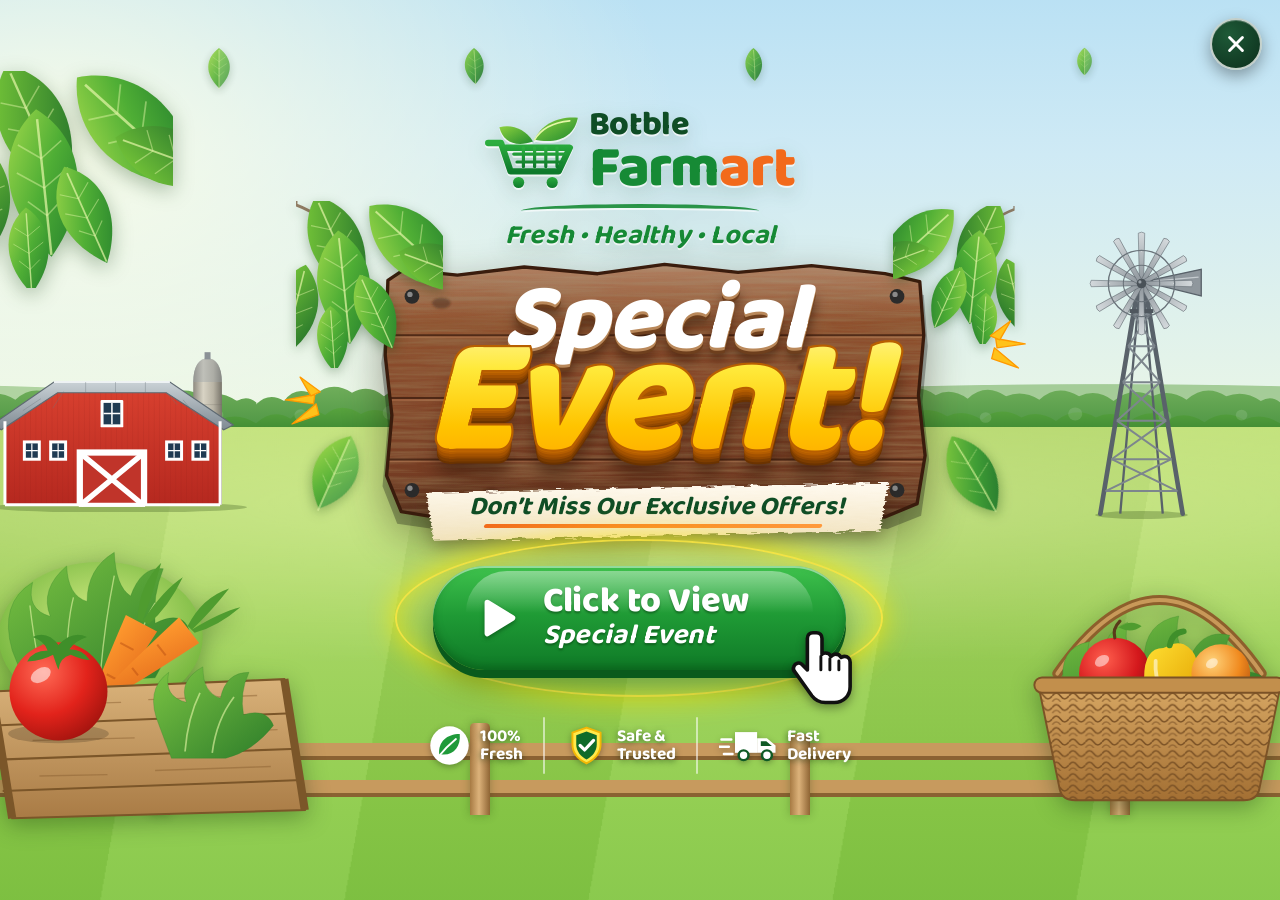
<file: index.html>
<!doctype html>
<html lang="en">
<head>
  <meta charset="utf-8">
  <meta name="author" content="Atik Masud">
  <meta name="viewport" content="width=device-width, initial-scale=1, viewport-fit=cover">
  <meta name="theme-color" content="#9fd4ee">
  <meta name="description" content="Botble Farmart — fresh, healthy, local. Don't miss our exclusive offers!">
  <title>Botble Farmart — Special Event</title>
  <link rel="preconnect" href="https://fonts.googleapis.com">
  <link rel="preconnect" href="https://fonts.gstatic.com" crossorigin>
  <link rel="stylesheet" href="https://fonts.googleapis.com/css2?family=Baloo+2:wght@600;700;800&family=Poppins:wght@500;600;700&display=swap">
  <link rel="stylesheet" href="assets/css/base.css">
  <link rel="stylesheet" href="assets/css/home.css">
</head>
<body class="home">
  <main class="stage" id="stage">
    <div class="comp" id="comp">

      <!-- ===== Scenery (back to front) ===== -->
      <div class="sky" aria-hidden="true"></div>
      <div class="sun-glow" aria-hidden="true"></div>
      <div class="clouds" aria-hidden="true">
        <img class="cloud cloud-1" src="assets/svg/cloud.svg" alt="">
        <img class="cloud cloud-2" src="assets/svg/cloud.svg" alt="">
        <img class="cloud cloud-3" src="assets/svg/cloud.svg" alt="">
      </div>
      <div class="hills" aria-hidden="true"></div>
      <div class="trees" aria-hidden="true"></div>
      <div class="field" aria-hidden="true"></div>
      <img class="barn" src="assets/svg/barn.svg" alt="" aria-hidden="true">
      <div class="windmill" aria-hidden="true">
        <img class="windmill-tower" src="assets/svg/windmill-tower.svg" alt="">
        <img class="windmill-blades" src="assets/svg/windmill-blades.svg" alt="">
      </div>
      <div class="fence" aria-hidden="true"><i></i><i></i><i></i><i></i><i></i><i></i><i></i><i></i><i></i><i></i><i></i><i></i></div>

      <!-- ===== Content ===== -->
      <header class="brand">
        <a class="logo" href="index.html" aria-label="Botble Farmart — home">
          <img class="logo-mark" src="assets/svg/logo-mark.svg" alt="">
          <span class="logo-text"><b class="logo-top">Botble</b><b class="logo-main">Farm<i>art</i></b></span>
          <span class="logo-tag">Fresh • Healthy • Local</span>
        </a>
      </header>

      <section class="sign" aria-labelledby="home-title">
        <img class="sign-wood" src="assets/svg/wood-sign.svg" alt="">
        <img class="sign-leaf sl-1" src="assets/svg/leaves-cluster.svg" alt="">
        <img class="sign-leaf sl-2" src="assets/svg/leaves-cluster.svg" alt="">
        <img class="sign-leaf sl-3" src="assets/svg/leaf-a.svg" alt="">
        <img class="sign-leaf sl-4" src="assets/svg/leaf-b.svg" alt="">
        <h1 id="home-title" class="sign-title">
          <span class="t-special">Special</span>
          <span class="t-event" data-text="Event!">Event!</span>
        </h1>
        <p class="sign-strip"><img src="assets/svg/brush-cream.svg" alt=""><span>Don’t Miss Our Exclusive Offers!</span></p>
        <img class="spark spark-l" src="assets/svg/sparkle.svg" alt="">
        <img class="spark spark-r" src="assets/svg/sparkle.svg" alt="">
      </section>

      <div class="cta-wrap">
        <span class="cta-glow" aria-hidden="true"></span>
        <a class="cta cta-home" id="view-event" href="special-event.html">
          <svg class="play" viewBox="0 0 48 48" aria-hidden="true"><path d="M14 8L40 24L14 40z" fill="#fff" stroke="#fff" stroke-width="6" stroke-linejoin="round"/></svg>
          <span class="cta-label"><b>Click to View</b><em>Special Event</em></span>
        </a>
        <img class="cursor" src="assets/svg/cursor-hand.svg" alt="" aria-hidden="true">
      </div>

      <div class="trust" aria-label="Our promises">
        <span class="trust-item"><img src="assets/svg/icon-fresh.svg" alt=""><span>100%<br>Fresh</span></span>
        <i class="trust-sep" aria-hidden="true"></i>
        <span class="trust-item"><img src="assets/svg/icon-safe.svg" alt=""><span>Safe &amp;<br>Trusted</span></span>
        <i class="trust-sep" aria-hidden="true"></i>
        <span class="trust-item"><img class="wide" src="assets/svg/icon-delivery.svg" alt=""><span>Fast<br>Delivery</span></span>
      </div>

      <!-- ===== Foreground ===== -->
      <img class="veg veg-crate" src="assets/svg/veg-crate.svg" alt="" aria-hidden="true">
      <img class="veg veg-basket" src="assets/svg/veg-basket.svg" alt="" aria-hidden="true">
      <img class="corner corner-l" src="assets/svg/leaves-cluster.svg" alt="" aria-hidden="true">
      <img class="corner corner-r" src="assets/svg/leaves-cluster.svg" alt="" aria-hidden="true">
      <div class="drift" aria-hidden="true">
        <img class="leaf d1" src="assets/svg/leaf-a.svg" alt=""><img class="leaf d2" src="assets/svg/leaf-b.svg" alt="">
        <img class="leaf d3" src="assets/svg/leaf-a.svg" alt=""><img class="leaf d4" src="assets/svg/leaf-b.svg" alt="">
      </div>
    </div>

    <!-- 3D tear-through reveal: layered paper flaps and the existing transparent cow artwork -->
    <section class="tear-reveal" id="tear-reveal" aria-label="Farmart surprise reveal" aria-hidden="true">
      <div class="tear-vignette"></div>
      <div class="tear-backdrop"></div>
      <div class="tear-shadow"></div>
      <div class="tear-opening">
        <div class="tear-paper tear-paper-left"></div>
        <div class="tear-paper tear-paper-right"></div>
        <div class="tear-paper tear-paper-top"></div>
        <div class="tear-paper tear-paper-bottom"></div>
        <div class="tear-edge tear-edge-left"></div>
        <div class="tear-edge tear-edge-right"></div>
        <div class="tear-edge tear-edge-top"></div>
        <div class="tear-edge tear-edge-bottom"></div>
      </div>
      <div class="tear-debris" aria-hidden="true"><i></i><i></i><i></i><i></i><i></i><i></i><i></i><i></i></div>
      <img class="tear-cow" src="images/PlayfulCowReachingForward.png" alt="A playful cow popping through the page">
      <button class="tear-close" id="tear-close" type="button" aria-label="Close surprise animation">
        <svg viewBox="0 0 24 24" aria-hidden="true"><path d="M5 5L19 19M19 5L5 19"/></svg>
        <span>Close</span>
      </button>
    </section>

    <a class="close-btn" id="home-close" href="shop.html" aria-label="Skip the event and browse the shop">
      <svg viewBox="0 0 24 24" aria-hidden="true"><path d="M5 5L19 19M19 5L5 19"/></svg>
    </a>
  </main>
  <script src="assets/js/transitions.js"></script>
  <script src="assets/js/home.js"></script>
</body>
</html>
</file>
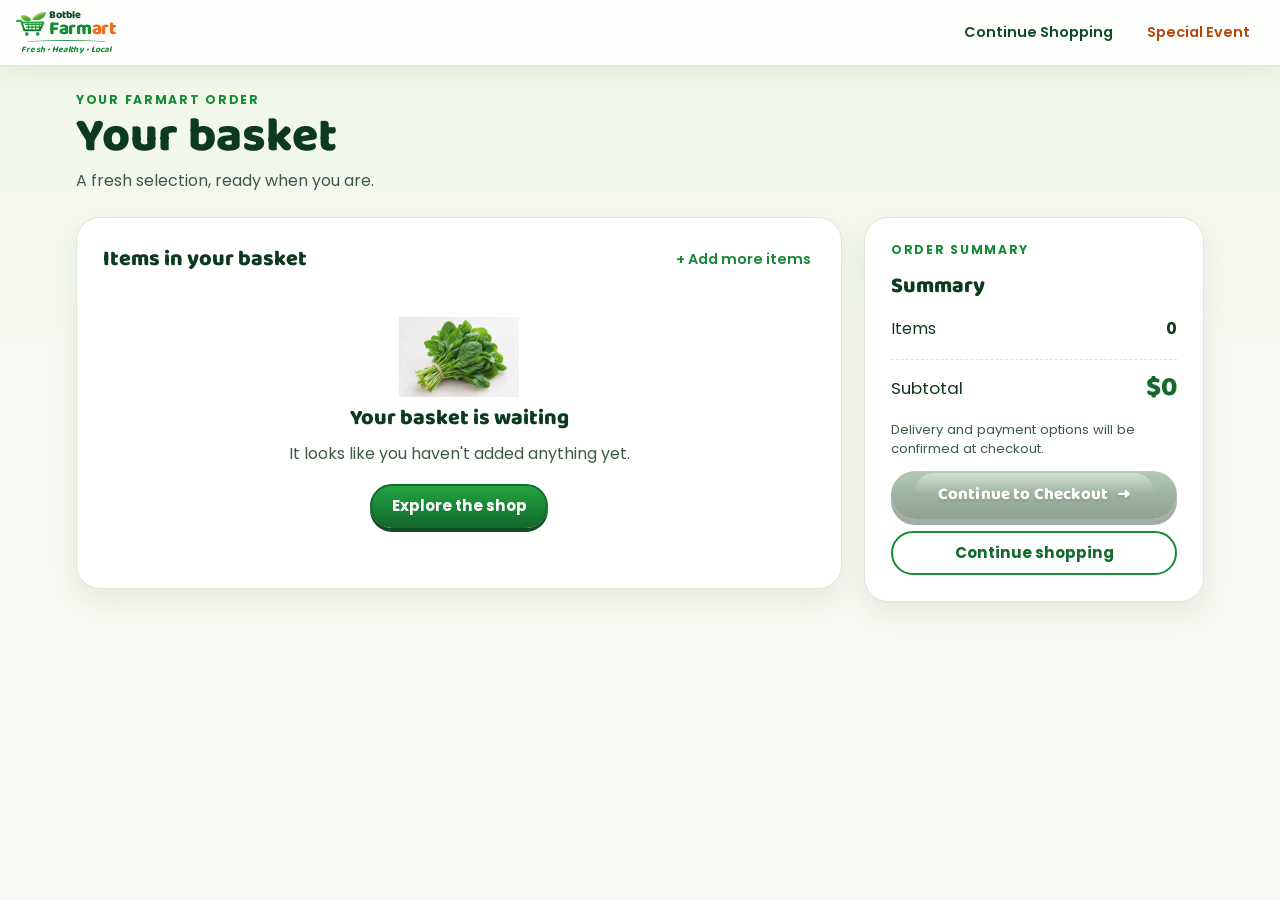
<file: basket.html>
<!doctype html>
<html lang="en">
<head>
  <meta charset="utf-8">
  <meta name="viewport" content="width=device-width, initial-scale=1, viewport-fit=cover">
  <meta name="theme-color" content="#f7f8f1">
  <title>Your Basket — Botble Farmart</title>
  <link rel="preconnect" href="https://fonts.googleapis.com">
  <link rel="preconnect" href="https://fonts.gstatic.com" crossorigin>
  <link rel="stylesheet" href="https://fonts.googleapis.com/css2?family=Baloo+2:wght@600;700;800&family=Poppins:wght@400;500;600;700&display=swap">
  <link rel="stylesheet" href="assets/css/base.css">
  <link rel="stylesheet" href="assets/css/shop.css">
  <link rel="stylesheet" href="assets/css/basket.css">
</head>
<body class="store basket-page">
  <header class="store-nav">
    <a class="logo" href="index.html" aria-label="Botble Farmart — start page">
      <img class="logo-mark" src="assets/svg/logo-mark.svg" alt="">
      <span class="logo-text"><b class="logo-top">Botble</b><b class="logo-main">Farm<i>art</i></b></span>
      <span class="logo-tag">Fresh • Healthy • Local</span>
    </a>
    <nav class="nav-links" aria-label="Main">
      <a class="nav-link" href="shop.html">Continue Shopping</a>
      <a class="nav-link is-event" href="special-event.html">Special Event</a>
    </nav>
  </header>

  <main class="store-main">
    <p class="eyebrow">Your Farmart order</p>
    <h1 class="page-title">Your basket</h1>
    <p class="page-sub">A fresh selection, ready when you are.</p>

    <div class="basket-layout">
      <section class="panel" aria-labelledby="items-title">
        <div class="panel-head"><h2 id="items-title">Items in your basket</h2><a class="text-link" href="shop.html">+ Add more items</a></div>
        <div id="basket-items" aria-live="polite"></div>
        <div id="basket-empty" class="empty-state" hidden>
          <img src="images/products/spinach.svg" alt="">
          <h2>Your basket is waiting</h2>
          <p>It looks like you haven't added anything yet.</p>
          <a class="btn btn-solid" href="shop.html">Explore the shop</a>
        </div>
      </section>

      <aside class="panel summary" aria-labelledby="sum-title">
        <p class="eyebrow">Order summary</p>
        <h2 id="sum-title">Summary</h2>
        <div class="sum-line"><span>Items</span><strong id="basket-count">0</strong></div>
        <div class="sum-line total"><span>Subtotal</span><strong id="basket-subtotal">$0</strong></div>
        <p class="note">Delivery and payment options will be confirmed at checkout.</p>
        <button id="basket-checkout" class="cta cta-block" type="button" disabled>Continue to Checkout <span aria-hidden="true">→</span></button>
        <a class="btn" href="shop.html">Continue shopping</a>
      </aside>
    </div>
  </main>

  <script src="assets/js/products.js"></script>
  <script src="assets/js/cart.js"></script>
  <script src="assets/js/transitions.js"></script>
  <script src="assets/js/basket.js"></script>
</body>
</html>
</file>
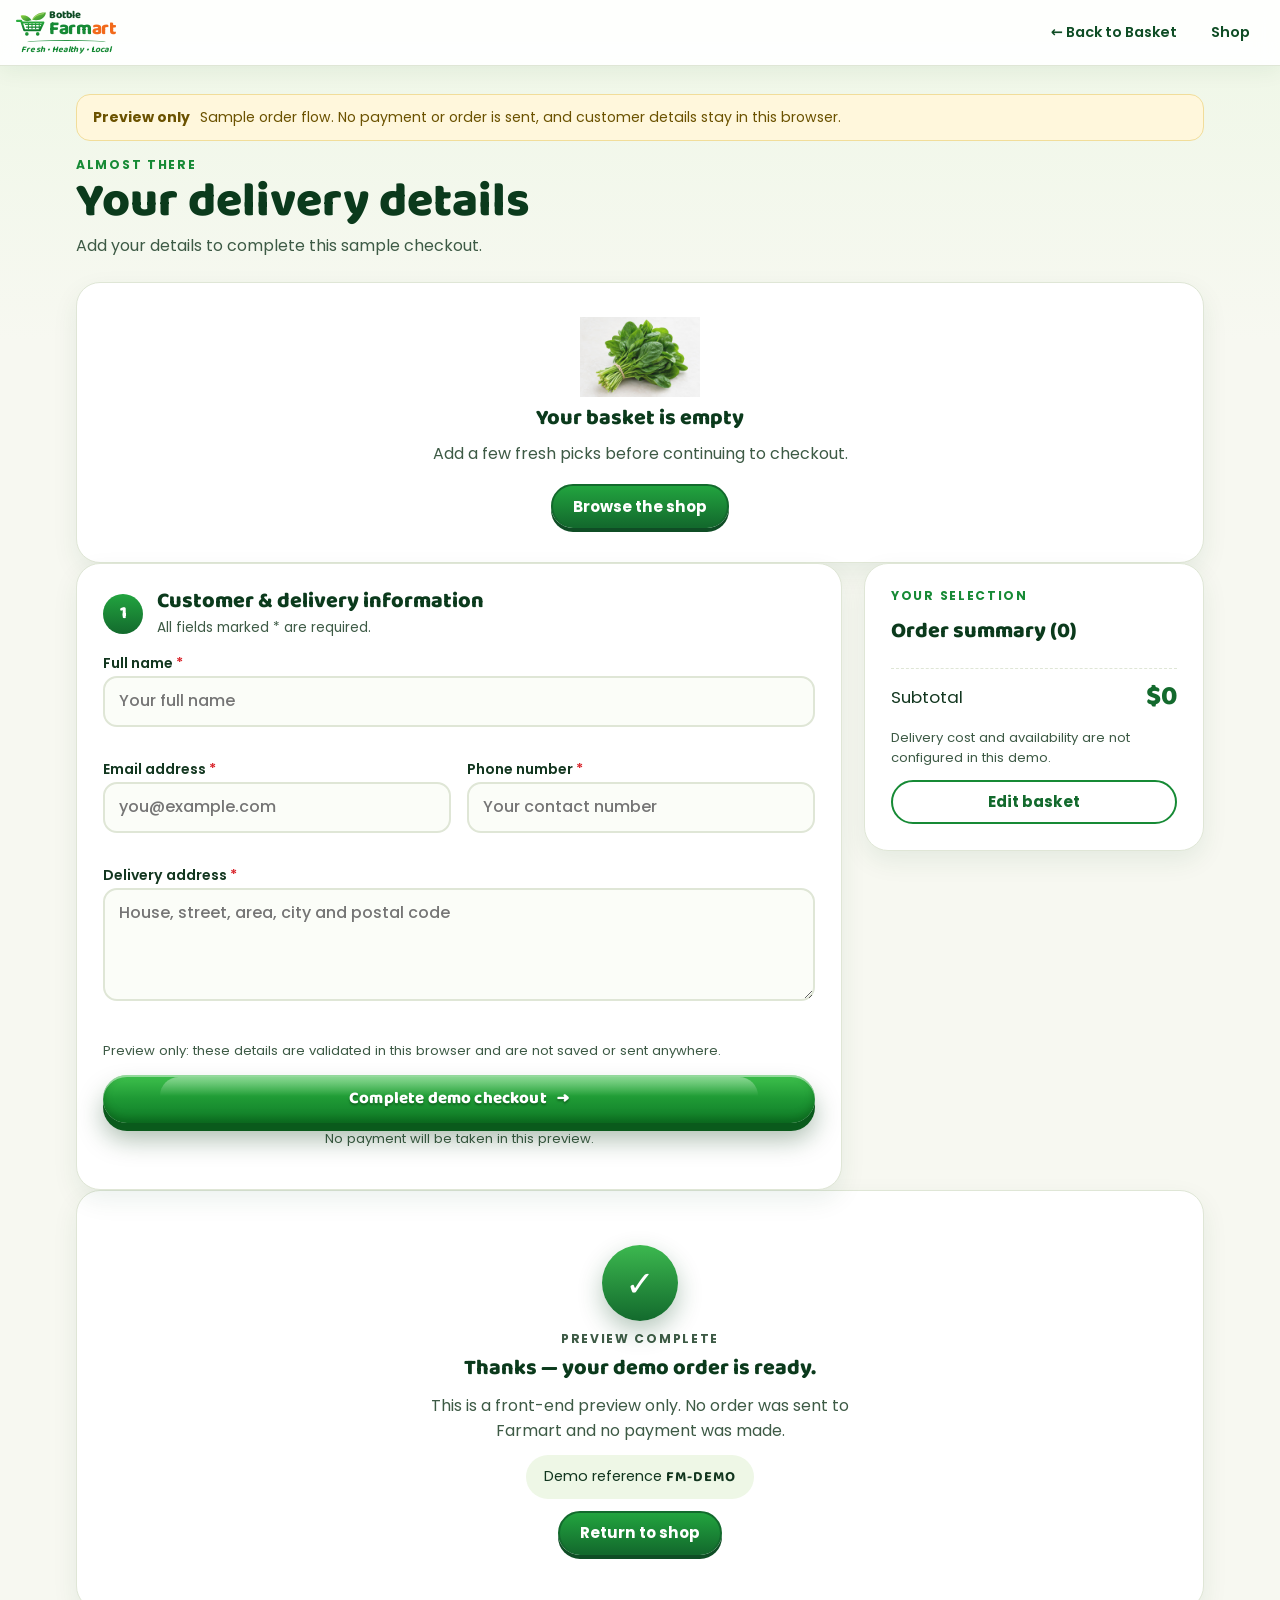
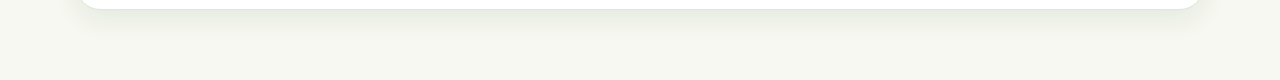
<file: checkout.html>
<!doctype html>
<html lang="en">
<head>
  <meta charset="utf-8">
  <meta name="viewport" content="width=device-width, initial-scale=1, viewport-fit=cover">
  <meta name="theme-color" content="#f7f8f1">
  <title>Checkout — Botble Farmart</title>
  <link rel="preconnect" href="https://fonts.googleapis.com">
  <link rel="preconnect" href="https://fonts.gstatic.com" crossorigin>
  <link rel="stylesheet" href="https://fonts.googleapis.com/css2?family=Baloo+2:wght@600;700;800&family=Poppins:wght@400;500;600;700&display=swap">
  <link rel="stylesheet" href="assets/css/base.css">
  <link rel="stylesheet" href="assets/css/shop.css">
  <link rel="stylesheet" href="assets/css/basket.css">
  <link rel="stylesheet" href="assets/css/checkout.css">
</head>
<body class="store checkout-page">
  <header class="store-nav">
    <a class="logo" href="index.html" aria-label="Botble Farmart — start page">
      <img class="logo-mark" src="assets/svg/logo-mark.svg" alt="">
      <span class="logo-text"><b class="logo-top">Botble</b><b class="logo-main">Farm<i>art</i></b></span>
      <span class="logo-tag">Fresh • Healthy • Local</span>
    </a>
    <nav class="nav-links" aria-label="Main">
      <a class="nav-link" href="basket.html">← Back to Basket</a>
      <a class="nav-link" href="shop.html">Shop</a>
    </nav>
  </header>

  <main class="store-main">
    <div class="preview-note"><strong>Preview only</strong><span>Sample order flow. No payment or order is sent, and customer details stay in this browser.</span></div>
    <p class="eyebrow">Almost there</p>
    <h1 class="page-title">Your delivery details</h1>
    <p class="page-sub">Add your details to complete this sample checkout.</p>

    <section class="empty-state panel" id="checkout-empty" hidden>
      <img src="images/products/spinach.svg" alt="">
      <h2>Your basket is empty</h2><p>Add a few fresh picks before continuing to checkout.</p>
      <a class="btn btn-solid" href="shop.html">Browse the shop</a>
    </section>

    <div class="basket-layout" id="checkout-layout">
      <section class="panel" aria-labelledby="form-title">
        <div class="step-title"><span class="step-number">1</span><div><h2 id="form-title">Customer &amp; delivery information</h2><p>All fields marked * are required.</p></div></div>
        <form id="checkout-form" novalidate>
          <div class="field-grid">
            <div class="field full"><label for="customer-name">Full name <span>*</span></label><input id="customer-name" name="name" type="text" autocomplete="name" maxlength="100" required placeholder="Your full name"><small class="field-error" id="name-error"></small></div>
            <div class="field"><label for="customer-email">Email address <span>*</span></label><input id="customer-email" name="email" type="email" autocomplete="email" maxlength="160" required placeholder="you@example.com"><small class="field-error" id="email-error"></small></div>
            <div class="field"><label for="customer-phone">Phone number <span>*</span></label><input id="customer-phone" name="phone" type="tel" autocomplete="tel" inputmode="tel" maxlength="24" required placeholder="Your contact number"><small class="field-error" id="phone-error"></small></div>
            <div class="field full"><label for="delivery-address">Delivery address <span>*</span></label><textarea id="delivery-address" name="address" autocomplete="street-address" rows="4" maxlength="400" required placeholder="House, street, area, city and postal code"></textarea><small class="field-error" id="address-error"></small></div>
          </div>
          <p class="note">Preview only: these details are validated in this browser and are not saved or sent anywhere.</p>
          <button class="cta cta-block" id="place-order" type="submit">Complete demo checkout <span aria-hidden="true">→</span></button>
          <p class="note center">No payment will be taken in this preview.</p>
        </form>
      </section>
      <aside class="panel summary" aria-labelledby="summary-title">
        <p class="eyebrow">Your selection</p>
        <h2 id="summary-title">Order summary (<span id="summary-count">0</span>)</h2>
        <div id="summary-items"></div>
        <div class="sum-line total"><span>Subtotal</span><strong id="summary-total">$0</strong></div>
        <p class="note">Delivery cost and availability are not configured in this demo.</p>
        <a class="btn" href="basket.html">Edit basket</a>
      </aside>
    </div>

    <section class="panel success" id="success-panel" hidden role="status" aria-live="polite">
      <span class="success-mark" aria-hidden="true">✓</span>
      <p class="eyebrow">Preview complete</p>
      <h2 tabindex="-1">Thanks — your demo order is ready.</h2>
      <p>This is a front-end preview only. No order was sent to Farmart and no payment was made.</p>
      <div class="order-ref">Demo reference <strong id="order-reference">FM-DEMO</strong></div>
      <a class="btn btn-solid" href="shop.html">Return to shop</a>
    </section>
  </main>

  <script src="assets/js/products.js"></script>
  <script src="assets/js/cart.js"></script>
  <script src="assets/js/transitions.js"></script>
  <script src="assets/js/checkout.js"></script>
</body>
</html>
</file>
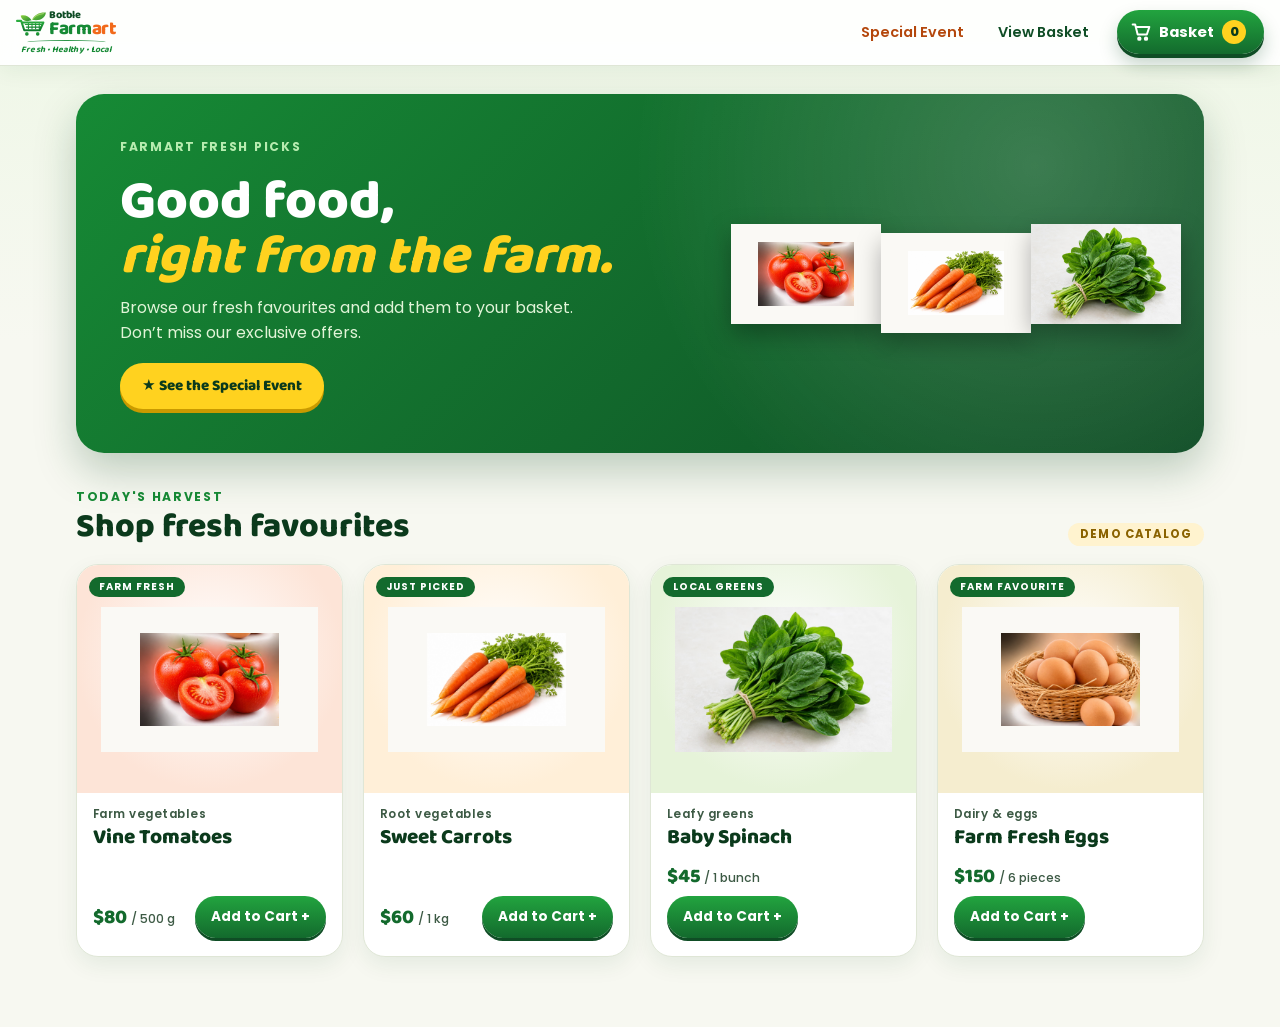
<file: shop.html>
<!doctype html>
<html lang="en">
<head>
  <meta charset="utf-8">
  <meta name="viewport" content="width=device-width, initial-scale=1, viewport-fit=cover">
  <meta name="theme-color" content="#f7f8f1">
  <title>Shop — Botble Farmart</title>
  <link rel="preconnect" href="https://fonts.googleapis.com">
  <link rel="preconnect" href="https://fonts.gstatic.com" crossorigin>
  <link rel="stylesheet" href="https://fonts.googleapis.com/css2?family=Baloo+2:wght@600;700;800&family=Poppins:wght@400;500;600;700&display=swap">
  <link rel="stylesheet" href="assets/css/base.css">
  <link rel="stylesheet" href="assets/css/shop.css">
</head>
<body class="store">
  <header class="store-nav">
    <a class="logo" href="index.html" aria-label="Botble Farmart — start page">
      <img class="logo-mark" src="assets/svg/logo-mark.svg" alt="">
      <span class="logo-text"><b class="logo-top">Botble</b><b class="logo-main">Farm<i>art</i></b></span>
      <span class="logo-tag">Fresh • Healthy • Local</span>
    </a>
    <nav class="nav-links" aria-label="Main">
      <a class="nav-link is-event" href="special-event.html">Special Event</a>
      <a class="nav-link" href="basket.html">View Basket</a>
    </nav>
    <button class="cart-button" id="cart-toggle" type="button" aria-controls="cart-drawer" aria-expanded="false">
      <svg viewBox="0 0 24 24" aria-hidden="true"><path d="M2 3h3l3 12h11l3-9H7"/><circle cx="10" cy="20" r="1.4"/><circle cx="18" cy="20" r="1.4"/></svg>
      Basket <span class="cart-badge" id="cart-count">0</span>
    </button>
  </header>

  <main class="store-main">
    <section class="shop-hero">
      <div>
        <p class="eyebrow">Farmart fresh picks</p>
        <h1>Good food,<br><em>right from the farm.</em></h1>
        <p>Browse our fresh favourites and add them to your basket. Don’t miss our exclusive offers.</p>
        <a class="hero-event" href="special-event.html">★ See the Special Event</a>
      </div>
      <div class="hero-art" aria-hidden="true">
        <img src="images/products/tomato.svg" alt=""><img src="images/products/carrot.svg" alt=""><img src="images/products/spinach.svg" alt="">
      </div>
    </section>

    <section aria-labelledby="product-heading">
      <div class="products-heading"><div><p class="eyebrow">Today's harvest</p><h2 id="product-heading">Shop fresh favourites</h2></div><span class="demo-tag">DEMO CATALOG</span></div>
      <div class="product-grid" id="product-grid" aria-live="polite"></div>
    </section>
  </main>

  <aside class="cart-drawer" id="cart-drawer" role="dialog" aria-modal="true" aria-label="Shopping basket" aria-hidden="true">
    <div class="cart-head"><div><span class="eyebrow">Your Farmart</span><h2>Basket (<span id="cart-count-heading">0</span>)</h2></div><button class="cart-close" id="cart-close" type="button" aria-label="Close basket">×</button></div>
    <div class="cart-items" id="cart-items"></div>
    <div class="cart-footer">
      <div class="subtotal-row"><span>Subtotal</span><strong id="cart-total">$0</strong></div>
      <a class="btn btn-solid" id="view-basket" href="basket.html" aria-disabled="true">View Basket</a>
      <button class="btn" id="checkout-button" type="button" disabled>Continue to Checkout →</button>
      <p class="checkout-note">Demo store — no payment is taken.</p>
    </div>
  </aside>
  <div class="drawer-scrim" id="drawer-scrim"></div>
  <div class="toast" id="toast" role="status" aria-live="polite"></div>

  <script src="assets/js/products.js"></script>
  <script src="assets/js/cart.js"></script>
  <script src="assets/js/transitions.js"></script>
  <script src="assets/js/shop.js"></script>
</body>
</html>
</file>
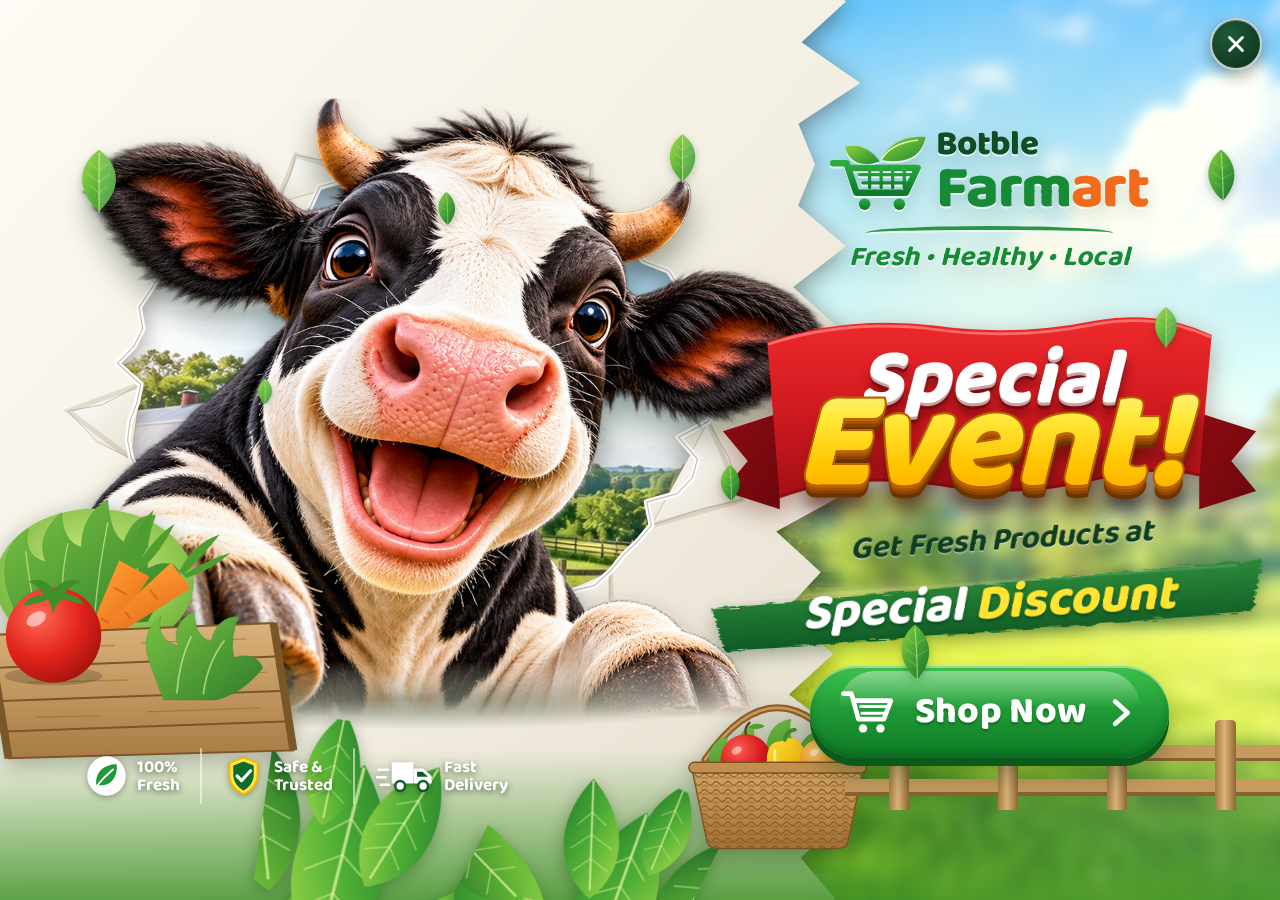
<file: special-event.html>
<!doctype html>
<html lang="en">
<head>
  <meta charset="utf-8">
  <meta name="viewport" content="width=device-width, initial-scale=1, viewport-fit=cover">
  <meta name="theme-color" content="#9fd4ee">
  <meta name="description" content="Botble Farmart Special Event — get fresh products at a special discount.">
  <title>Special Event — Botble Farmart</title>
  <link rel="preconnect" href="https://fonts.googleapis.com">
  <link rel="preconnect" href="https://fonts.gstatic.com" crossorigin>
  <link rel="stylesheet" href="https://fonts.googleapis.com/css2?family=Baloo+2:wght@600;700;800&family=Poppins:wght@500;600;700&display=swap">
  <link rel="stylesheet" href="assets/css/base.css">
  <link rel="stylesheet" href="assets/css/event.css">
</head>
<body class="event">
  <main class="estage" id="estage">

    <!-- Natural farm background (sharp inside the tear, softened behind the text) -->
    <div class="bg" aria-hidden="true">
      <img class="bg-photo" src="images/natural-farm-background.jpg" alt="">
      <div class="bg-soft"><img src="images/natural-farm-background.jpg" alt=""></div>
      <div class="bg-sun"></div>
    </div>

    <div class="ecomp" id="ecomp">
      <!-- Torn paper ring is drawn here by assets/js/event.js -->
      <svg class="paper" id="paper" aria-hidden="true" focusable="false"></svg>

      <div class="cow-zone" id="cowZone">
        <div class="cow-shadow" aria-hidden="true"></div>
        <div class="cow-wrap" id="cowWrap">
          <img class="cow" src="images/PlayfulCowReachingForward.png" alt="A happy cow breaking through the page">
        </div>
      </div>

      <!-- Foreground produce -->
      <div class="grass-front" aria-hidden="true"></div>
      <img class="bush bush-1" src="assets/svg/leaves-cluster.svg" alt="" aria-hidden="true">
      <img class="bush bush-2" src="assets/svg/leaves-cluster.svg" alt="" aria-hidden="true">
      <img class="veg veg-crate" src="assets/svg/veg-crate.svg" alt="" aria-hidden="true">
      <img class="veg veg-basket" src="assets/svg/veg-basket.svg" alt="" aria-hidden="true">
      <div class="efence" aria-hidden="true"><i></i><i></i><i></i><i></i></div>

      <!-- Promo column -->
      <section class="promo" aria-labelledby="event-title">
        <a class="logo" href="index.html" aria-label="Botble Farmart — home">
          <img class="logo-mark" src="assets/svg/logo-mark.svg" alt="">
          <span class="logo-text"><b class="logo-top">Botble</b><b class="logo-main">Farm<i>art</i></b></span>
          <span class="logo-tag">Fresh • Healthy • Local</span>
        </a>

        <h1 id="event-title" class="ribbon">
          <img class="ribbon-bg" src="assets/svg/ribbon-red.svg" alt="">
          <span class="r-special">Special</span>
          <span class="r-event" data-text="Event!">Event!</span>
        </h1>

        <p class="get-fresh">Get Fresh Products at</p>
        <p class="discount"><img src="assets/svg/brush-green.svg" alt=""><span>Special <b>Discount</b></span></p>

        <a class="cta cta-shop" id="shop-now" href="shop.html">
          <svg class="cart-ico" viewBox="0 0 48 40" aria-hidden="true"><path d="M2 4h7l6 22h22l6-16H12" fill="none" stroke="#fff" stroke-width="4" stroke-linecap="round" stroke-linejoin="round"/><path d="M17 15h22M18 21h20" stroke="#fff" stroke-width="2.6" stroke-linecap="round"/><circle cx="19" cy="34" r="3.6" fill="#fff"/><circle cx="34" cy="34" r="3.6" fill="#fff"/></svg>
          <span>Shop Now</span>
          <svg class="chev" viewBox="0 0 24 24" aria-hidden="true"><path d="M8 4l9 8-9 8" fill="none" stroke="#fff" stroke-width="3.4" stroke-linecap="round" stroke-linejoin="round"/></svg>
        </a>
      </section>

      <div class="trust etrust" aria-label="Our promises">
        <span class="trust-item"><img src="assets/svg/icon-fresh.svg" alt=""><span>100%<br>Fresh</span></span>
        <i class="trust-sep" aria-hidden="true"></i>
        <span class="trust-item"><img src="assets/svg/icon-safe.svg" alt=""><span>Safe &amp;<br>Trusted</span></span>
        <i class="trust-sep" aria-hidden="true"></i>
        <span class="trust-item"><img class="wide" src="assets/svg/icon-delivery.svg" alt=""><span>Fast<br>Delivery</span></span>
      </div>

      <!-- Floating leaves -->
      <div class="floaters" aria-hidden="true">
        <img class="leaf f1" src="assets/svg/leaf-a.svg" alt=""><img class="leaf f2" src="assets/svg/leaf-b.svg" alt="">
        <img class="leaf f3" src="assets/svg/leaf-a.svg" alt=""><img class="leaf f4" src="assets/svg/leaf-b.svg" alt="">
        <img class="leaf f5" src="assets/svg/leaf-a.svg" alt=""><img class="leaf f6" src="assets/svg/leaf-b.svg" alt="">
        <img class="leaf f7" src="assets/svg/leaf-a.svg" alt=""><img class="leaf f8" src="assets/svg/leaf-b.svg" alt="">
      </div>
    </div>

    <a class="close-btn" id="event-close" href="index.html" aria-label="Close and go back to the start page">
      <svg viewBox="0 0 24 24" aria-hidden="true"><path d="M5 5L19 19M19 5L5 19"/></svg>
    </a>
  </main>
  <script src="assets/js/transitions.js"></script>
  <script src="assets/js/event.js"></script>
</body>
</html>
</file>
<file: assets/css/base.css>
/* ==========================================================================
   Botble Farmart — base.css
   Shared tokens, logo, buttons, trust bar, close button and page transition.
   Edit the variables in :root to retheme the whole site.
   ========================================================================== */
:root {
  --green-950: #0b3a1c;
  --green-900: #0f4d25;
  --green-800: #136a2d;
  --green-700: #168a35;
  --green-600: #22a43f;
  --green-500: #3cb84f;
  --orange: #f26a1b;
  --yellow: #ffd21f;
  --yellow-deep: #f2a900;
  --red: #d9232a;
  --cream: #fbf1d9;
  --ink: #12361f;
  --ink-soft: #3d5a45;
  --paper: #f7f8f1;
  --line: #dfe6d6;

  --font-display: "Baloo 2", "Poppins", "Inter Display", "Segoe UI", system-ui, sans-serif;
  --font-body: "Poppins", Inter, "Segoe UI", system-ui, -apple-system, sans-serif;

  --ease-out: cubic-bezier(.16, 1, .3, 1);
  --ease-spring: cubic-bezier(.34, 1.56, .64, 1);
}

*, *::before, *::after { box-sizing: border-box; }
html { -webkit-text-size-adjust: 100%; min-width: 320px; }
body { margin: 0; font-family: var(--font-body); color: var(--ink); background: var(--paper); overflow-x: hidden; }
img, svg { display: block; max-width: 100%; }
a { color: inherit; }
button { font: inherit; cursor: pointer; }
:focus-visible { outline: 3px solid #ffb400; outline-offset: 3px; }
.sr-only { position: absolute; width: 1px; height: 1px; overflow: hidden; clip: rect(0 0 0 0); white-space: nowrap; }

/* ---------- Logo (shared) ---------- */
.logo {
  display: inline-grid;
  grid-template-columns: auto auto;
  grid-template-areas: "mark text" "tag tag";
  align-items: center;
  justify-items: center;
  column-gap: .35em;
  text-decoration: none;
  color: var(--green-800);
  font-size: var(--logo-size, 16px);
  line-height: 1;
}
.logo-mark { grid-area: mark; width: 4.4em; height: auto; }
.logo-text { grid-area: text; display: grid; justify-items: start; }
.logo-top { font: 800 1.55em/1 var(--font-display); color: var(--green-900); letter-spacing: -.01em; }
.logo-main { font: 800 2.7em/.9 var(--font-display); color: var(--green-700); letter-spacing: -.02em; }
.logo-main i { font-style: normal; color: var(--orange); }
.logo-tag { grid-area: tag; position: relative; margin-top: .4em; padding-top: .55em; font: 700 1.25em/1 var(--font-display); font-style: italic; color: var(--green-700); letter-spacing: .01em; white-space: nowrap; }
.logo-tag::before { content: ""; position: absolute; left: 6%; right: 6%; top: -.1em; height: .5em; border-top: .16em solid var(--green-700); border-radius: 50%; opacity: .9; }

/* ---------- Primary green CTA ---------- */
.cta {
  position: relative;
  display: inline-flex;
  align-items: center;
  justify-content: center;
  gap: .6em;
  min-height: 48px;
  padding: .7em 1.6em;
  border: 0;
  border-radius: 999px;
  color: #fff;
  text-decoration: none;
  font: 800 1.1rem/1.1 var(--font-display);
  letter-spacing: .01em;
  background: linear-gradient(180deg, #3fc24d 0%, #1f9a35 48%, #0f7a27 100%);
  box-shadow: inset 0 2px 0 rgba(255,255,255,.45), inset 0 -4px 8px rgba(0,60,10,.35), 0 8px 0 #0a5a1c, 0 16px 26px rgba(8,60,20,.35);
  text-shadow: 0 2px 2px rgba(0,50,10,.45);
  transition: transform .2s var(--ease-out), box-shadow .2s var(--ease-out), filter .2s;
  -webkit-tap-highlight-color: transparent;
  cursor: pointer;
}
.cta::after {
  content: ""; position: absolute; left: 8%; right: 8%; top: 5%; height: 40%;
  border-radius: 999px 999px 60% 60%;
  background: linear-gradient(180deg, rgba(255,255,255,.4), rgba(255,255,255,0));
  pointer-events: none;
}
.cta:hover { transform: translateY(-3px); filter: brightness(1.06); box-shadow: inset 0 2px 0 rgba(255,255,255,.5), inset 0 -4px 8px rgba(0,60,10,.35), 0 11px 0 #0a5a1c, 0 22px 30px rgba(8,60,20,.4); }
.cta:active { transform: translateY(6px); box-shadow: inset 0 2px 0 rgba(255,255,255,.4), inset 0 -3px 6px rgba(0,60,10,.4), 0 2px 0 #0a5a1c, 0 6px 10px rgba(8,60,20,.35); }

/* ---------- Secondary / ghost buttons ---------- */
.btn {
  display: inline-flex; align-items: center; justify-content: center; gap: .5em;
  min-height: 44px; padding: .6em 1.3em; border-radius: 999px;
  border: 2px solid var(--green-700); background: #fff; color: var(--green-800);
  font: 700 .95rem/1 var(--font-body); text-decoration: none;
  transition: transform .18s var(--ease-out), box-shadow .18s, background .18s, color .18s;
}
.btn:hover { transform: translateY(-2px); box-shadow: 0 8px 18px rgba(15,77,37,.2); background: #f1faee; }
.btn:active { transform: translateY(1px) scale(.98); box-shadow: none; }
.btn-solid { background: linear-gradient(180deg, var(--green-600), var(--green-800)); color: #fff; border-color: var(--green-800); box-shadow: 0 4px 0 var(--green-900); }
.btn-solid:hover { background: linear-gradient(180deg, #2db24b, var(--green-700)); box-shadow: 0 6px 0 var(--green-900), 0 12px 20px rgba(15,77,37,.25); }
.btn-solid:active { box-shadow: 0 1px 0 var(--green-900); transform: translateY(3px); }
.btn[disabled], .btn-solid[disabled] { opacity: .5; cursor: not-allowed; transform: none; box-shadow: none; }

/* ---------- Close (x) button ---------- */
.close-btn {
  position: absolute; z-index: 30;
  top: max(18px, env(safe-area-inset-top)); right: max(18px, env(safe-area-inset-right));
  display: grid; place-items: center; width: 52px; height: 52px; border-radius: 50%;
  background: radial-gradient(circle at 35% 30%, #1e5a37, #0c2e1c);
  border: 2px solid rgba(255,255,255,.75);
  box-shadow: 0 6px 16px rgba(0,0,0,.35), inset 0 1px 0 rgba(255,255,255,.25);
  color: #fff; text-decoration: none;
  transition: transform .25s var(--ease-spring), background .2s, box-shadow .2s;
}
.close-btn svg { width: 22px; height: 22px; stroke: currentColor; stroke-width: 3.2; stroke-linecap: round; fill: none; transition: transform .3s var(--ease-out); }
.close-btn:hover { transform: scale(1.1); background: radial-gradient(circle at 35% 30%, #2a7447, #123a24); box-shadow: 0 10px 22px rgba(0,0,0,.4); }
.close-btn:hover svg { transform: rotate(90deg); }
.close-btn:active { transform: scale(.92); }

/* ---------- Trust bar ---------- */
.trust {
  display: flex; align-items: center; justify-content: center; gap: clamp(10px, 1.6vw, 26px);
  color: #fff; font: 700 1rem/1.05 var(--font-display);
  text-shadow: 0 2px 6px rgba(0,40,10,.6);
}
.trust-item { display: flex; align-items: center; gap: .55em; }
.trust-item img { width: 2.4em; height: 2.4em; object-fit: contain; flex: none; filter: drop-shadow(0 2px 3px rgba(0,0,0,.3)); }
.trust-item img.wide { width: 3.4em; }
.trust-item span { display: block; }
.trust-sep { width: 2px; align-self: stretch; min-height: 2.4em; background: rgba(255,255,255,.55); border-radius: 2px; }

/* ---------- Floating leaves (decor) ---------- */
.leaf { position: absolute; pointer-events: none; will-change: transform; }

/* ---------- Page transition ---------- */
.page-wipe {
  position: fixed; inset: 0; z-index: 9999; pointer-events: none;
  background: radial-gradient(circle at var(--wx, 50%) var(--wy, 60%), #3cb84f 0, #168a35 55%, #0f4d25 100%);
  clip-path: circle(0 at var(--wx, 50%) var(--wy, 60%));
}
.page-wipe.is-on { pointer-events: all; animation: wipe-in .55s var(--ease-out) forwards; }
.page-wipe.is-off { animation: wipe-out .6s var(--ease-out) forwards; clip-path: circle(150vmax at var(--wx, 50%) var(--wy, 60%)); }
@keyframes wipe-in { to { clip-path: circle(150vmax at var(--wx, 50%) var(--wy, 60%)); } }
@keyframes wipe-out { from { clip-path: circle(150vmax at var(--wx, 50%) var(--wy, 60%)); } to { clip-path: circle(0 at var(--wx, 50%) var(--wy, 60%)); } }

@media (prefers-reduced-motion: reduce) {
  *, *::before, *::after { animation-duration: .01ms !important; animation-iteration-count: 1 !important; transition-duration: .01ms !important; scroll-behavior: auto !important; }
}
</file>
<file: assets/css/home.css>
/* ==========================================================================
   home.css — index.html (opening / splash page)
   The scene is built on a 16:9 "composition" (.comp) measured in S units:
   1S = 1% of the composition width. All sizes below are written in S so the
   whole scene scales together. Mobile switches to a stacked layout (bottom).
   ========================================================================== */
.home { background: #8ec9ea; }
.stage {
  --s: min(1vw, 1.7778svh);
  position: relative; width: 100%; height: 100svh; min-height: 420px; overflow: hidden;
  background: #8ec9ea;
  --px: 0; --py: 0; /* pointer parallax, set by home.js */
}
.comp { position: absolute; left: 50%; top: 50%; width: calc(var(--s) * 100); height: calc(var(--s) * 56.25); transform: translate(-50%, -50%); }
.comp > * { position: absolute; }

/* ---------- sky / field ---------- */
.sky { left: -100vw; right: -100vw; top: -100vh; height: calc(100vh + var(--s) * 26.3); background: linear-gradient(180deg, #4fb0ec 0%, #8ccdf1 38%, #cfeaf5 78%, #eaf6e6 100%); }
.sun-glow { left: -10%; top: -20%; width: 70%; height: 90%; background: radial-gradient(ellipse at 20% 30%, rgba(255,255,230,.85), rgba(255,255,230,0) 62%); pointer-events: none; }
.clouds img { position: absolute; opacity: .95; filter: drop-shadow(0 6px 10px rgba(80,140,190,.25)); }
.cloud-1 { left: 8%; top: calc(var(--s) * 3.5); width: calc(var(--s) * 15); animation: drift 90s linear infinite alternate; }
.cloud-2 { left: 66%; top: calc(var(--s) * 4.5); width: calc(var(--s) * 20); animation: drift 120s linear infinite alternate-reverse; }
.cloud-3 { left: 48%; top: calc(var(--s) * 15); width: calc(var(--s) * 9); opacity: .8; animation: drift 100s linear infinite alternate; }
@keyframes drift { from { transform: translateX(-2.5vw); } to { transform: translateX(2.5vw); } }
.hills { left: -100vw; right: -100vw; top: calc(var(--s) * 20.2); height: calc(var(--s) * 7); background: radial-gradient(ellipse 28% 100% at 62% 100%, #8fbf7e 0, #8fbf7e 60%, transparent 61%), radial-gradient(ellipse 22% 100% at 30% 100%, #9cc88a 0, #9cc88a 60%, transparent 61%), radial-gradient(ellipse 30% 100% at 90% 100%, #86b878 0, #86b878 60%, transparent 61%); opacity: .75; }
.trees { left: -100vw; right: -100vw; top: calc(var(--s) * 20.6); height: calc(var(--s) * 7.4); background: url("../svg/trees.svg") repeat-x left bottom / calc(var(--s) * 40) 100%; }
.field { left: -100vw; right: -100vw; top: calc(var(--s) * 26.3); bottom: -100vh;
  background:
    radial-gradient(ellipse 60% 18% at 50% 6%, rgba(255,255,200,.35), transparent 70%),
    repeating-linear-gradient(100deg, rgba(255,255,255,.05) 0 6%, rgba(0,60,0,.05) 6% 12%),
    linear-gradient(180deg, #b6dc6a 0%, #8ccb49 30%, #5fb133 70%, #3f9327 100%); }

/* ---------- barn, windmill, fence ---------- */
.barn { left: calc(var(--s) * -1); top: calc(var(--s) * 20.4); width: calc(var(--s) * 20.5); translate: calc(var(--px) * 5px) calc(var(--py) * 2px); animation: rise 1.2s var(--ease-out) .1s both; }
.windmill { left: calc(var(--s) * 84); top: calc(var(--s) * 11.7); width: calc(var(--s) * 10.4); height: calc(var(--s) * 21.8); translate: calc(var(--px) * -6px) calc(var(--py) * 2px); animation: rise 1.2s var(--ease-out) .2s both; }
.windmill-tower { position: absolute; inset: 0; width: 100%; height: 100%; }
.windmill-blades { position: absolute; width: 80%; left: 10%; top: -3.4%; aspect-ratio: 1; animation: spin 14s linear infinite; transform-origin: 50% 50%; }
@keyframes spin { to { transform: rotate(360deg); } }
@keyframes rise { from { opacity: 0; transform: translateY(calc(var(--s) * 2)); } to { opacity: 1; transform: none; } }

.fence { left: -100vw; right: -100vw; bottom: calc(var(--s) * -0.4); height: calc(var(--s) * 7.2); display: flex; justify-content: space-around; align-items: flex-end;
  background:
    linear-gradient(180deg, transparent 0 22%, #c79a5e 22% 36%, #8a6232 36% 40%, transparent 40% 62%, #c79a5e 62% 76%, #8a6232 76% 80%, transparent 80%); }
.fence i { width: calc(var(--s) * 1.6); height: 100%; border-radius: .5vmin .5vmin 0 0; background: linear-gradient(90deg, #a77a43, #dcb27a 45%, #8f6534); box-shadow: 0 0 10px rgba(30,60,10,.3); }
.fence i:nth-child(odd) { height: 88%; }

/* ---------- logo ---------- */
.brand { left: calc(var(--s) * 36.5); top: calc(var(--s) * 1.5); width: calc(var(--s) * 27); display: flex; justify-content: center; z-index: 5; animation: fade-down .9s var(--ease-out) .15s both; }
.brand .logo { --logo-size: calc(var(--s) * 1.7); filter: drop-shadow(0 2px 0 rgba(255,255,255,.7)) drop-shadow(0 6px 10px rgba(20,70,30,.18)); }
@keyframes fade-down { from { opacity: 0; transform: translateY(calc(var(--s) * -2)); } to { opacity: 1; transform: none; } }

/* ---------- wooden sign ---------- */
.sign { left: calc(var(--s) * 26.3); top: calc(var(--s) * 12.9); width: calc(var(--s) * 49.6); height: calc(var(--s) * 23.6); z-index: 6; margin: 0; translate: calc(var(--px) * 3px) calc(var(--py) * 2px); transform-origin: 50% 0; animation: sign-drop 1.4s var(--ease-spring) .35s both; }
@keyframes sign-drop { 0% { opacity: 0; transform: translateY(calc(var(--s) * -22)) rotate(-3deg); } 55% { opacity: 1; } 100% { opacity: 1; transform: none; } }
.sign-wood { position: absolute; left: 0; top: 0; width: 100%; height: calc(var(--s) * 21.4); filter: drop-shadow(0 calc(var(--s) * 1.2) calc(var(--s) * 1.6) rgba(30,20,0,.4)); }
.sign-leaf { position: absolute; filter: drop-shadow(0 4px 6px rgba(0,50,0,.3)); transform-origin: 50% 0; animation: sway 6s ease-in-out infinite alternate; }
.sl-1 { left: calc(var(--s) * -3.2); top: calc(var(--s) * -4.2); width: calc(var(--s) * 11.5); }
.sl-2 { right: calc(var(--s) * -3.4); top: calc(var(--s) * -3.8); width: calc(var(--s) * 9.5); scale: -1 1; animation-delay: -2s; }
.sl-3 { left: calc(var(--s) * -1); bottom: calc(var(--s) * 3); width: calc(var(--s) * 4.4); rotate: 24deg; z-index: 2; animation-delay: -1s; }
.sl-4 { right: calc(var(--s) * -.8); bottom: calc(var(--s) * 2.4); width: calc(var(--s) * 4.8); rotate: -28deg; z-index: 2; animation-delay: -3s; }
@keyframes sway { from { transform: rotate(-3deg); } to { transform: rotate(3deg); } }

.sign-title { position: absolute; inset: 0 0 auto 0; height: calc(var(--s) * 21); margin: 0; text-align: center; font-weight: 800; pointer-events: none; }
.t-special { position: absolute; left: 0; right: 0; top: calc(var(--s) * 1.5); font: 800 calc(var(--s) * 7.4)/1 var(--font-display); font-style: italic; color: #fff; letter-spacing: -.01em;
  text-shadow: 0 calc(var(--s) * .25) 0 #b9885a, 0 calc(var(--s) * .5) 0 #6e3f1d, 0 calc(var(--s) * 1) calc(var(--s) * .9) rgba(40,15,0,.55);
  animation: pop .8s var(--ease-spring) .95s both; }
.t-event { position: absolute; left: 0; right: 0; top: calc(var(--s) * 5); display: block; font: 800 calc(var(--s) * 13)/1 var(--font-display); font-style: italic; letter-spacing: -.02em; color: #b85f00; -webkit-text-stroke: calc(var(--s) * .35) #b85f00;
  text-shadow: 0 calc(var(--s) * .2) 0 #c46a00, 0 calc(var(--s) * .4) 0 #b45d00, 0 calc(var(--s) * .6) 0 #a35200, 0 calc(var(--s) * .8) 0 #924800, 0 calc(var(--s) * 1) 0 #7d3d00, 0 calc(var(--s) * 1.2) 0 #6b3300, 0 calc(var(--s) * 2) calc(var(--s) * 1.4) rgba(40,15,0,.5);
  animation: pop .9s var(--ease-spring) 1.1s both; }
.t-event::after { content: attr(data-text); position: absolute; left: 0; right: 0; top: 0; color: transparent; -webkit-text-stroke: 0; text-shadow: none;
  background: linear-gradient(180deg, #fff6a0 0%, #ffe93a 30%, #ffc400 64%, #ff9f00 100%); -webkit-background-clip: text; background-clip: text; }
@keyframes pop { from { opacity: 0; transform: translateY(calc(var(--s) * 2)) scale(.82); } to { opacity: 1; transform: none; } }

.sign-strip { position: absolute; left: calc(var(--s) * 6.3); top: calc(var(--s) * 16.9); width: calc(var(--s) * 37.4); height: calc(var(--s) * 6.2); margin: 0; display: grid; place-items: center; z-index: 3; transform: rotate(-2.2deg); filter: drop-shadow(0 calc(var(--s) * .5) calc(var(--s) * .7) rgba(40,20,0,.35)); animation: pop .8s var(--ease-spring) 1.35s both; }
.sign-strip img { position: absolute; inset: 0; width: 100%; height: 100%; }
.sign-strip span { position: relative; padding-bottom: calc(var(--s) * .55); font: 700 calc(var(--s) * 2.05)/1 var(--font-display); font-style: italic; color: #0f4d25; white-space: nowrap; }
.sign-strip span::after { content: ""; position: absolute; left: 4%; right: 6%; bottom: 0; height: calc(var(--s) * .32); border-radius: 99px; background: linear-gradient(90deg, #f26a1b, #ff9a3c); transform: skewX(-18deg); }
.spark { position: absolute; width: calc(var(--s) * 5.2); z-index: 4; animation: twinkle 2.6s ease-in-out infinite; }
.spark-l { left: calc(var(--s) * -4.4); top: calc(var(--s) * 8.6); }
.spark-r { right: calc(var(--s) * -4.6); top: calc(var(--s) * 4.2); scale: -1 1; animation-delay: -1.3s; }
@keyframes twinkle { 0%, 100% { opacity: 1; transform: scale(1); } 50% { opacity: .55; transform: scale(.9); } }

/* ---------- CTA ---------- */
.cta-wrap { left: calc(var(--s) * 33.8); top: calc(var(--s) * 37.2); width: calc(var(--s) * 32.3); height: calc(var(--s) * 8.1); z-index: 8; animation: fade-up .9s var(--ease-out) 1.6s both; }
@keyframes fade-up { from { opacity: 0; transform: translateY(calc(var(--s) * 2.5)); } to { opacity: 1; transform: none; } }
.cta-glow { position: absolute; left: -9%; right: -9%; top: -26%; bottom: -26%; border-radius: 50%; border: calc(var(--s) * .22) solid rgba(255,232,60,.85); box-shadow: 0 0 calc(var(--s) * 2.4) rgba(255,230,0,.85), inset 0 0 calc(var(--s) * 2.2) rgba(255,230,0,.55); pointer-events: none; animation: glow 2.6s ease-in-out infinite; }
@keyframes glow { 0%, 100% { opacity: .95; transform: scale(1); } 50% { opacity: .5; transform: scale(1.05); } }
.cta-home { width: 100%; height: 100%; font-size: calc(var(--s) * 2.5); justify-content: flex-start; gap: calc(var(--s) * 1.8); padding: 0 calc(var(--s) * 3.2); }
.cta-home .play { width: calc(var(--s) * 3.6); height: calc(var(--s) * 3.6); flex: none; filter: drop-shadow(0 2px 2px rgba(0,50,10,.5)); }
.cta-label { display: grid; line-height: 1; text-align: left; }
.cta-label b { font: 800 1.12em/1 var(--font-display); letter-spacing: -.005em; }
.cta-label em { font: 700 .88em/1.15 var(--font-display); font-style: italic; }
.cursor { position: absolute; right: calc(var(--s) * -.9); bottom: calc(var(--s) * -2.9); width: calc(var(--s) * 5.6); pointer-events: none; filter: drop-shadow(0 4px 5px rgba(0,0,0,.35)); transform-origin: 25% 10%; animation: tap 2.2s ease-in-out infinite; }
@keyframes tap { 0%, 55%, 100% { transform: translate(0, 0) scale(1); } 65% { transform: translate(-5px, -6px) scale(.94); } 75% { transform: translate(0, 0) scale(1); } }

/* ---------- trust ---------- */
.trust { left: calc(var(--s) * 31); width: calc(var(--s) * 38); top: calc(var(--s) * 49); height: calc(var(--s) * 4.4); font-size: max(11px, calc(var(--s) * 1.35)); z-index: 8; animation: fade-up .9s var(--ease-out) 1.8s both; }

/* ---------- foreground produce ---------- */
.veg { z-index: 9; filter: drop-shadow(0 calc(var(--s) * .5) calc(var(--s) * .9) rgba(10,40,10,.35)); pointer-events: none; }
.veg-crate { left: calc(var(--s) * -1.2); top: calc(var(--s) * 33.7); width: calc(var(--s) * 29.8); translate: calc(var(--px) * -9px) calc(var(--py) * -4px); animation: rise 1.3s var(--ease-out) .6s both; }
.veg-basket { right: calc(var(--s) * -1.6); top: calc(var(--s) * 36.1); width: calc(var(--s) * 22); translate: calc(var(--px) * -9px) calc(var(--py) * -4px); animation: rise 1.3s var(--ease-out) .75s both; }
.corner { z-index: 10; pointer-events: none; filter: drop-shadow(0 6px 10px rgba(0,50,0,.3)); transform-origin: 0 0; animation: sway 7s ease-in-out infinite alternate; }
.corner-l { left: calc(var(--s) * -1.5); top: calc(var(--s) * -1.5); width: calc(var(--s) * 15); }
.corner-r { right: calc(var(--s) * -2); top: calc(var(--s) * -1.5); width: calc(var(--s) * 11); scale: -1 1; transform-origin: 100% 0; animation-delay: -3s; }
.drift { inset: 0; pointer-events: none; z-index: 11; overflow: visible; }
.drift .leaf { opacity: .9; filter: drop-shadow(0 3px 4px rgba(0,50,0,.25)); }
.d1 { width: calc(var(--s) * 2.2); left: 16%; top: -6%; animation: fall 15s linear infinite; }
.d2 { width: calc(var(--s) * 1.8); left: 58%; top: -6%; animation: fall 19s linear -6s infinite; }
.d3 { width: calc(var(--s) * 1.5); left: 84%; top: -6%; animation: fall 17s linear -11s infinite; }
.d4 { width: calc(var(--s) * 2); left: 36%; top: -6%; animation: fall 21s linear -3s infinite; }
@keyframes fall { 0% { transform: translate(0, 0) rotate(0); opacity: 0; } 8% { opacity: .9; } 25% { transform: translate(5vw, 20vh) rotate(90deg); } 50% { transform: translate(-3vw, 48vh) rotate(200deg); } 75% { transform: translate(6vw, 76vh) rotate(290deg); } 100% { transform: translate(0, 108vh) rotate(380deg); opacity: .9; } }

/* ==========================================================================
   Mobile / portrait layout: stacked composition, sizes in vw
   ========================================================================== */
@media (max-width: 720px), (max-aspect-ratio: 4/5) {
  .stage { --s: 1vw; height: auto; min-height: 100svh; }
  .comp { position: relative; left: auto; top: auto; transform: none; width: 100%; height: auto; min-height: 100svh;
    display: flex; flex-direction: column; align-items: center; padding: max(56px, calc(env(safe-area-inset-top) + 48px)) 14px calc(34vw + 24px); gap: 12px; overflow: hidden; --hz: calc(150px + 15vw); }
  .comp > * { position: absolute; }
  .comp > .brand, .comp > .sign, .comp > .cta-wrap, .comp > .trust { position: relative; left: auto; top: auto; }

  .sky { top: 0; left: 0; right: 0; height: var(--hz); }
  .hills { left: 0; right: 0; top: calc(var(--hz) - 12vw); height: 12vw; }
  .trees { left: 0; right: 0; top: calc(var(--hz) - 9vw); height: 9vw; background-size: 60vw 100%; }
  .field { left: 0; right: 0; top: var(--hz); bottom: 0; }
  .sun-glow { height: 50%; }
  .cloud-1 { top: 14vw; width: 26vw; } .cloud-2 { top: 8vw; left: 62%; width: 30vw; } .cloud-3 { display: none; }

  .barn { left: -3vw; top: calc(var(--hz) - 20vw); width: 30vw; }
  .windmill { left: auto; right: 1vw; top: calc(var(--hz) - 26vw); width: 12vw; height: 25vw; }
  .fence { bottom: -1vw; height: 12vw; }

  .brand { width: auto; order: 1; z-index: 5; }
  .brand .logo { --logo-size: clamp(11px, 3.4vw, 20px); }
  .sign { order: 2; width: min(92vw, 560px); height: calc(min(92vw, 560px) * .56); margin-top: 30px; --ms: calc(min(92vw, 560px) / 49.6); }
  .sign-wood { height: calc(var(--ms) * 21.4); }
  .sl-1 { left: calc(var(--ms) * -2); top: calc(var(--ms) * -3.2); width: calc(var(--ms) * 9); }
  .sl-2 { right: calc(var(--ms) * -2); top: calc(var(--ms) * -2.8); width: calc(var(--ms) * 7.5); }
  .sl-3 { width: calc(var(--ms) * 3.6); } .sl-4 { width: calc(var(--ms) * 3.8); }
  .sign-title { height: calc(var(--ms) * 21); }
  .t-special { top: calc(var(--ms) * 1.5); font-size: calc(var(--ms) * 7.4); text-shadow: 0 calc(var(--ms) * .25) 0 #b9885a, 0 calc(var(--ms) * .5) 0 #6e3f1d, 0 calc(var(--ms) * 1) calc(var(--ms) * .9) rgba(40,15,0,.55); }
  .t-event { top: calc(var(--ms) * 5); font-size: calc(var(--ms) * 13); -webkit-text-stroke-width: calc(var(--ms) * .35); text-shadow: 0 calc(var(--ms) * .3) 0 #c46a00, 0 calc(var(--ms) * .6) 0 #a35200, 0 calc(var(--ms) * .9) 0 #7d3d00, 0 calc(var(--ms) * 1.2) 0 #6b3300, 0 calc(var(--ms) * 2) calc(var(--ms) * 1.4) rgba(40,15,0,.5); }
  .sign-strip { left: calc(var(--ms) * 5); top: calc(var(--ms) * 17); width: calc(var(--ms) * 39.6); height: calc(var(--ms) * 6.4); }
  .sign-strip span { font-size: calc(var(--ms) * 2.1); }
  .spark { width: calc(var(--ms) * 4.4); } .spark-l { left: calc(var(--ms) * -3); } .spark-r { right: calc(var(--ms) * -3); }

  .cta-wrap { order: 3; width: min(92vw, 420px); height: clamp(64px, 18vw, 86px); margin-top: clamp(18px, 9svh, 90px); }
  .cta-home { font-size: clamp(17px, 5.2vw, 24px); padding: 0 clamp(16px, 5vw, 30px); gap: 3vw; }
  .cta-home .play { width: 1.4em; height: 1.4em; }
  .cta-glow { left: -4%; right: -4%; top: -16%; bottom: -16%; }
  .cursor { right: -2vw; bottom: -6vw; width: 14vw; max-width: 64px; }
  .trust { order: 4; width: min(94vw, 460px); height: auto; margin-top: clamp(12px, 3.5svh, 34px); font-size: clamp(11px, 3.1vw, 15px); gap: 2.6vw; }

  .veg-crate { left: -7vw; top: auto; bottom: -3vw; width: 54vw; }
  .veg-basket { right: -6vw; top: auto; bottom: -2vw; width: 42vw; }
  .corner-l { width: 20vw; } .corner-r { width: 16vw; }
  .d1, .d2, .d3, .d4 { width: 7vw; }
}
@media (max-width: 720px) and (max-height: 560px) { .comp { padding-bottom: calc(30vw + 16px); } }
@media (prefers-reduced-motion: reduce) { .windmill-blades { animation: none; } .drift { display: none; } }


/* ==========================================================================
   3D tear-through surprise — layered paper, depth, shadows and flying fibres.
   The farm scene is visible first; home.js activates this after the opening beat.
   ========================================================================== */
.tear-reveal {
  position: fixed; inset: 0; z-index: 80; overflow: hidden; display: none;
  perspective: 1200px; isolation: isolate; pointer-events: none;
}
.tear-reveal.is-active { display: block; pointer-events: auto; }
.tear-vignette { position:absolute; inset:0; z-index:0; background:radial-gradient(ellipse at 50% 48%,rgba(5,35,15,.04),rgba(5,28,12,.5)); opacity:0; }
.tear-backdrop { position:absolute; inset:0; z-index:1; background:rgba(12,36,20,.16); opacity:0; }
.tear-shadow { position:absolute; z-index:2; left:50%; top:51%; width:min(68vw,850px); height:min(54vw,580px); transform:translate(-50%,-50%) scale(.2); border-radius:50%; background:rgba(5,18,8,.72); filter:blur(42px); opacity:0; }
.tear-opening { position:absolute; z-index:3; left:50%; top:49%; width:min(74vw,980px); height:min(65vh,680px); transform:translate(-50%,-50%) scale(.05); transform-style:preserve-3d; }
.tear-paper { position:absolute; background:
  radial-gradient(ellipse at 30% 20%,rgba(255,255,255,.95),transparent 42%),
  repeating-linear-gradient(8deg,rgba(111,79,42,.035) 0 1px,transparent 1px 5px),
  linear-gradient(145deg,#fffdf3,#e9dfc9 70%,#d3c5a9);
  box-shadow:0 14px 28px rgba(18,27,13,.24), inset 0 1px 0 rgba(255,255,255,.9);
}
.tear-paper-left { left:0; top:0; width:50%; height:100%; clip-path:polygon(0 0,100% 0,91% 12%,100% 23%,89% 34%,98% 48%,88% 60%,100% 72%,89% 85%,96% 100%,0 100%); transform-origin:100% 50%; }
.tear-paper-right { right:0; top:0; width:50%; height:100%; clip-path:polygon(0 0,100% 0,100% 100%,4% 100%,12% 86%,0 73%,11% 60%,2% 48%,12% 35%,1% 22%,10% 11%); transform-origin:0 50%; }
.tear-paper-top { left:8%; top:0; width:84%; height:26%; clip-path:polygon(0 0,100% 0,100% 100%,88% 87%,76% 100%,63% 85%,49% 100%,35% 87%,22% 100%,10% 87%,0 100%); transform-origin:50% 100%; }
.tear-paper-bottom { left:8%; bottom:0; width:84%; height:26%; clip-path:polygon(0 0,10% 13%,22% 0,35% 14%,49% 0,63% 15%,76% 0,88% 13%,100% 0,100% 100%,0 100%); transform-origin:50% 0; }
.tear-edge { position:absolute; z-index:4; pointer-events:none; filter:drop-shadow(0 5px 4px rgba(23,25,13,.3)); background:linear-gradient(180deg,#fffdf3,#d9c9aa); }
.tear-edge-left,.tear-edge-right { top:4%; height:92%; width:13px; clip-path:polygon(0 0,100% 4%,35% 10%,100% 17%,25% 25%,100% 33%,30% 42%,100% 50%,22% 60%,100% 69%,28% 78%,100% 87%,0 100%); }
.tear-edge-left { left:49%; transform:translateX(-50%) rotate(-2deg); }
.tear-edge-right { right:49%; transform:translateX(50%) rotate(2deg) scaleX(-1); }
.tear-edge-top,.tear-edge-bottom { left:5%; width:90%; height:12px; clip-path:polygon(0 0,10% 100%,20% 15%,31% 100%,43% 10%,55% 100%,68% 15%,80% 100%,91% 12%,100% 100%,100% 0); }
.tear-edge-top { top:24%; transform:rotate(-1deg); }
.tear-edge-bottom { bottom:24%; transform:rotate(179deg); }
.tear-cow { position:absolute; z-index:5; left:50%; top:52%; width:min(76vw,1000px); max-height:92vh; object-fit:contain; transform:translate(-50%,-42%) translateZ(-500px) scale(.22) rotateX(12deg); transform-origin:50% 60%; opacity:0; filter:drop-shadow(0 32px 24px rgba(0,0,0,.42)); }
.tear-debris { position:absolute; z-index:6; left:50%; top:50%; width:1px; height:1px; }
.tear-debris i { position:absolute; width:clamp(12px,2vw,26px); height:clamp(18px,3vw,38px); background:linear-gradient(135deg,#fffdf2,#cbb995); clip-path:polygon(50% 0,100% 78%,15% 100%); opacity:0; filter:drop-shadow(0 4px 3px rgba(0,0,0,.25)); }
.tear-debris i:nth-child(1){--dx:-36vw;--dy:-24vh;--rot:-115deg}
.tear-debris i:nth-child(2){--dx:34vw;--dy:-27vh;--rot:135deg}
.tear-debris i:nth-child(3){--dx:-40vw;--dy:16vh;--rot:65deg}
.tear-debris i:nth-child(4){--dx:39vw;--dy:19vh;--rot:-75deg}
.tear-debris i:nth-child(5){--dx:-20vw;--dy:-36vh;--rot:145deg}
.tear-debris i:nth-child(6){--dx:22vw;--dy:35vh;--rot:-145deg}
.tear-debris i:nth-child(7){--dx:43vw;--dy:-4vh;--rot:85deg}
.tear-debris i:nth-child(8){--dx:-43vw;--dy:-5vh;--rot:-35deg}
.tear-close { position:absolute; z-index:10; top:max(18px,env(safe-area-inset-top)); right:max(18px,env(safe-area-inset-right)); display:flex; align-items:center; gap:7px; min-height:46px; padding:0 15px; border:1px solid rgba(255,255,255,.75); border-radius:999px; color:#fff; background:linear-gradient(145deg,#195b32,#092c19); box-shadow:0 8px 22px rgba(0,0,0,.3),inset 0 1px rgba(255,255,255,.25); font:700 14px var(--font-body); cursor:pointer; opacity:0; }
.tear-close svg { width:17px; height:17px; fill:none; stroke:currentColor; stroke-width:2.5; stroke-linecap:round; }
.tear-reveal.is-active .tear-vignette { animation:tearFade .45s ease-out .12s both; }
.tear-reveal.is-active .tear-backdrop { animation:tearBackdrop .5s ease-out .1s both; }
.tear-reveal.is-active .tear-shadow { animation:tearShadow .9s cubic-bezier(.2,.8,.2,1) .22s both; }
.tear-reveal.is-active .tear-opening { animation:tearBurst .95s cubic-bezier(.16,1,.3,1) .08s both; }
.tear-reveal.is-active .tear-paper-left { animation:flapLeft 1.05s cubic-bezier(.18,.8,.2,1) .16s both; }
.tear-reveal.is-active .tear-paper-right { animation:flapRight 1.05s cubic-bezier(.18,.8,.2,1) .16s both; }
.tear-reveal.is-active .tear-paper-top { animation:flapTop .9s cubic-bezier(.18,.8,.2,1) .18s both; }
.tear-reveal.is-active .tear-paper-bottom { animation:flapBottom .9s cubic-bezier(.18,.8,.2,1) .18s both; }
.tear-reveal.is-active .tear-cow { animation:cowLunge 1.45s cubic-bezier(.16,1,.3,1) .3s both; }
.tear-reveal.is-active .tear-close { animation:tearFade .35s ease-out 1.05s both; }
.tear-reveal.is-active .tear-debris i { animation:paperFlick .9s cubic-bezier(.12,.75,.25,1) .22s both; }
@keyframes tearFade { to { opacity:1; } }
@keyframes tearBackdrop { to { opacity:1; } }
@keyframes tearShadow { 0%{opacity:0;transform:translate(-50%,-50%) scale(.2)} 70%{opacity:.65} 100%{opacity:.38;transform:translate(-50%,-50%) scale(1)} }
@keyframes tearBurst { 0%{transform:translate(-50%,-50%) scale(.05) rotateX(22deg)} 65%{transform:translate(-50%,-50%) scale(1.08) rotateX(0)} 100%{transform:translate(-50%,-50%) scale(1)} }
@keyframes flapLeft { 0%{transform:rotateY(0) translateZ(0)} 100%{transform:rotateY(-72deg) translateX(-18%) translateZ(90px)} }
@keyframes flapRight { 0%{transform:rotateY(0) translateZ(0)} 100%{transform:rotateY(72deg) translateX(18%) translateZ(90px)} }
@keyframes flapTop { 0%{transform:rotateX(0)} 100%{transform:rotateX(68deg) translateY(-20%) translateZ(65px)} }
@keyframes flapBottom { 0%{transform:rotateX(0)} 100%{transform:rotateX(-65deg) translateY(20%) translateZ(65px)} }
@keyframes cowLunge { 0%{opacity:0;transform:translate(-50%,-42%) translateZ(-500px) scale(.22) rotateX(12deg)} 58%{opacity:1;transform:translate(-50%,-53%) translateZ(110px) scale(1.08) rotateX(-3deg)} 76%{transform:translate(-50%,-49%) translateZ(70px) scale(.98) rotateX(1deg)} 100%{opacity:1;transform:translate(-50%,-50%) translateZ(80px) scale(1) rotateX(0)} }
@keyframes paperFlick { 0%{opacity:0;transform:translate(0,0) rotate(0) scale(.2)} 18%{opacity:1} 100%{opacity:0;transform:translate(var(--dx),var(--dy)) rotate(var(--rot)) scale(.65)} }
@media (max-width:700px) {
  .tear-opening { width:94vw; height:54vh; }
  .tear-cow { width:112vw; max-height:78vh; top:53%; }
  .tear-shadow { width:92vw; height:56vw; filter:blur(26px); }
  .tear-edge-left { left:48.5%; } .tear-edge-right { right:48.5%; }
  .tear-close { min-height:42px; padding:0 12px; font-size:13px; }
}
@media (prefers-reduced-motion:reduce) {
  .tear-reveal.is-active * { animation:none !important; }
  .tear-reveal.is-active .tear-vignette,.tear-reveal.is-active .tear-backdrop { opacity:1; }
  .tear-reveal.is-active .tear-opening { transform:translate(-50%,-50%) scale(1); }
  .tear-reveal.is-active .tear-cow { opacity:1; transform:translate(-50%,-50%) scale(.82); }
  .tear-reveal.is-active .tear-close { opacity:1; }
}
</file>
<file: assets/css/shop.css>
/* ==========================================================================
   shop.css — shared store styling (header, buttons, toast) + shop page.
   basket.css and checkout.css add the page-specific parts.
   ========================================================================== */
body.store { background: linear-gradient(180deg, #eef7e6 0, #f7f8f1 340px); min-height: 100vh; }

/* ---------- Header ---------- */
.store-nav { position: sticky; top: 0; z-index: 40; display: flex; align-items: center; gap: 14px; padding: 10px max(16px, env(safe-area-inset-right)) 10px max(16px, env(safe-area-inset-left)); background: rgba(255,255,255,.92); backdrop-filter: blur(10px); border-bottom: 1px solid var(--line); box-shadow: 0 6px 20px rgba(15,77,37,.06); }
.store-nav .logo { --logo-size: 7px; }
.nav-links { display: flex; gap: 6px; margin-left: auto; align-items: center; flex-wrap: wrap; justify-content: flex-end; }
.nav-link { display: inline-flex; align-items: center; min-height: 40px; padding: 0 14px; border-radius: 999px; text-decoration: none; font: 600 .9rem/1 var(--font-body); color: var(--green-900); transition: background .18s, transform .18s var(--ease-out); }
.nav-link:hover { background: #e4f3dc; transform: translateY(-1px); }
.nav-link:active { transform: scale(.96); }
.nav-link.is-event { color: #b4470c; }
.cart-button { position: relative; display: inline-flex; align-items: center; gap: 8px; min-height: 44px; padding: 0 18px 0 14px; border: 0; border-radius: 999px; color: #fff; font: 700 .92rem/1 var(--font-body); background: linear-gradient(180deg, var(--green-600), var(--green-800)); box-shadow: 0 4px 0 var(--green-900), 0 10px 18px rgba(15,77,37,.25); transition: transform .18s var(--ease-out), box-shadow .18s; }
.cart-button:hover { transform: translateY(-2px); box-shadow: 0 6px 0 var(--green-900), 0 14px 22px rgba(15,77,37,.3); }
.cart-button:active { transform: translateY(3px); box-shadow: 0 1px 0 var(--green-900); }
.cart-button svg { width: 20px; height: 20px; fill: none; stroke: #fff; stroke-width: 2.4; stroke-linecap: round; stroke-linejoin: round; }
.cart-badge { min-width: 24px; height: 24px; padding: 0 6px; display: inline-grid; place-items: center; border-radius: 99px; background: var(--yellow); color: var(--green-950); font: 800 .8rem/1 var(--font-body); }
.cart-badge.bump { animation: bump .45s var(--ease-spring); }
@keyframes bump { 0% { transform: scale(1); } 40% { transform: scale(1.5); } 100% { transform: scale(1); } }

/* ---------- Shop layout ---------- */
.store-main { width: min(1160px, 100%); margin: 0 auto; padding: 28px max(16px, env(safe-area-inset-left)) 70px; }
.eyebrow { margin: 0 0 6px; font: 700 .76rem/1 var(--font-body); letter-spacing: .14em; color: var(--green-700); text-transform: uppercase; }
.shop-hero { position: relative; display: grid; grid-template-columns: 1.2fr .8fr; align-items: center; gap: 20px; padding: clamp(22px, 4vw, 44px); border-radius: 28px; overflow: hidden; color: #fff; background: radial-gradient(circle at 85% 20%, rgba(255,255,255,.18), transparent 40%), linear-gradient(135deg, #168a35, #0f4d25); box-shadow: 0 18px 40px rgba(15,77,37,.25); }
.shop-hero h1 { margin: 0 0 10px; font: 800 clamp(2rem, 5vw, 3.4rem)/1.02 var(--font-display); }
.shop-hero h1 em { color: var(--yellow); font-style: italic; }
.shop-hero p { margin: 0 0 18px; max-width: 46ch; color: #e1f4d8; line-height: 1.55; }
.shop-hero .eyebrow { color: #b8ecb0; }
.hero-event { display: inline-flex; align-items: center; gap: 8px; min-height: 46px; padding: 0 22px; border-radius: 99px; background: var(--yellow); color: var(--green-950); font: 800 .95rem/1 var(--font-display); text-decoration: none; box-shadow: 0 4px 0 #c99a00; transition: transform .18s var(--ease-out), box-shadow .18s; }
.hero-event:hover { transform: translateY(-2px); box-shadow: 0 6px 0 #c99a00, 0 12px 20px rgba(0,0,0,.2); }
.hero-event:active { transform: translateY(3px); box-shadow: 0 1px 0 #c99a00; }
.hero-art { display: flex; justify-content: center; gap: 0; }
.hero-art img { width: min(46%, 150px); filter: drop-shadow(0 10px 12px rgba(0,0,0,.3)); animation: float-y 6s ease-in-out infinite alternate; }
.hero-art img:nth-child(2) { animation-delay: -2s; margin-top: 18px; } .hero-art img:nth-child(3) { animation-delay: -4s; }
@keyframes float-y { to { transform: translateY(-8px) rotate(2deg); } }

.products-heading { display: flex; align-items: flex-end; justify-content: space-between; gap: 12px; margin: 38px 0 18px; flex-wrap: wrap; }
.products-heading h2 { margin: 0; font: 800 clamp(1.5rem, 3vw, 2.1rem)/1.1 var(--font-display); color: var(--green-950); }
.demo-tag { padding: 6px 12px; border-radius: 99px; background: #fff3cf; color: #8a6200; font: 700 .72rem/1 var(--font-body); letter-spacing: .1em; }
.product-grid { display: grid; grid-template-columns: repeat(auto-fill, minmax(min(100%, 235px), 1fr)); gap: 20px; }
.product-card { display: flex; flex-direction: column; border-radius: 22px; overflow: hidden; background: #fff; border: 1px solid var(--line); box-shadow: 0 8px 22px rgba(15,77,37,.08); transition: transform .3s var(--ease-out), box-shadow .3s; opacity: 0; animation: card-in .6s var(--ease-out) forwards; }
.product-card:nth-child(2) { animation-delay: .08s; } .product-card:nth-child(3) { animation-delay: .16s; } .product-card:nth-child(4) { animation-delay: .24s; }
@keyframes card-in { from { opacity: 0; transform: translateY(18px); } to { opacity: 1; transform: none; } }
.product-card:hover { transform: translateY(-6px); box-shadow: 0 18px 34px rgba(15,77,37,.16); }
.product-visual { position: relative; display: grid; place-items: center; aspect-ratio: 1 / .86; background: radial-gradient(circle at 50% 40%, #fff, var(--tint, #eef7e6) 70%); overflow: hidden; }
.product-visual img { width: 82%; height: 82%; object-fit: contain; transition: transform .45s var(--ease-out); }
.product-card:hover .product-visual img { transform: scale(1.08) rotate(-2deg); }
.product-ribbon { position: absolute; left: 12px; top: 12px; padding: 5px 10px; border-radius: 99px; background: var(--green-800); color: #fff; font: 700 .62rem/1 var(--font-body); letter-spacing: .1em; }
.product-info { display: flex; flex-direction: column; gap: 6px; padding: 16px 16px 18px; flex: 1; }
.product-category { font: 600 .74rem/1 var(--font-body); color: var(--ink-soft); letter-spacing: .04em; }
.product-info h3 { margin: 0; font: 800 1.3rem/1.1 var(--font-display); color: var(--green-950); }
.product-bottom { margin-top: auto; padding-top: 10px; display: flex; align-items: center; justify-content: space-between; gap: 10px; flex-wrap: wrap; }
.product-price { font: 800 1.25rem/1 var(--font-display); color: var(--green-800); }
.product-price small { font: 500 .76rem/1 var(--font-body); color: var(--ink-soft); }
.add-button { min-height: 42px; padding: 0 16px; border: 0; border-radius: 99px; color: #fff; font: 700 .85rem/1 var(--font-body); background: linear-gradient(180deg, var(--green-600), var(--green-800)); box-shadow: 0 3px 0 var(--green-900); transition: transform .16s var(--ease-out), box-shadow .16s, filter .16s; }
.add-button:hover { transform: translateY(-2px); box-shadow: 0 5px 0 var(--green-900), 0 10px 16px rgba(15,77,37,.22); filter: brightness(1.06); }
.add-button:active { transform: translateY(2px) scale(.97); box-shadow: 0 1px 0 var(--green-900); }
.add-button.added { animation: pop-ok .5s var(--ease-spring); }
@keyframes pop-ok { 0% { transform: scale(1); } 40% { transform: scale(1.12); } 100% { transform: scale(1); } }

/* ---------- Cart drawer ---------- */
.cart-drawer { position: fixed; z-index: 60; top: 0; right: 0; bottom: 0; width: min(420px, 100%); display: flex; flex-direction: column; background: #fff; box-shadow: -20px 0 50px rgba(0,0,0,.22); transform: translateX(105%); visibility: hidden; transition: transform .42s var(--ease-out), visibility 0s .42s; }
.cart-drawer.is-open { transform: none; visibility: visible; transition: transform .42s var(--ease-out); }
.cart-head { display: flex; align-items: flex-start; justify-content: space-between; padding: 22px 22px 14px; border-bottom: 1px solid var(--line); }
.cart-head h2 { margin: 0; font: 800 1.6rem/1 var(--font-display); color: var(--green-950); }
.cart-close { width: 44px; height: 44px; border: 0; border-radius: 50%; background: #eef5e8; color: var(--green-900); font-size: 1.6rem; line-height: 1; transition: transform .25s var(--ease-spring), background .2s; }
.cart-close:hover { background: #dcedd2; transform: rotate(90deg) scale(1.06); }
.cart-items { flex: 1; overflow: auto; padding: 14px 22px; }
.empty-cart { padding: 40px 10px; text-align: center; color: var(--ink-soft); line-height: 1.6; }
.cart-row { display: grid; grid-template-columns: 64px 1fr auto; gap: 12px; align-items: center; padding: 12px 0; border-bottom: 1px dashed var(--line); }
.cart-row-img, .line-img { width: 64px; height: 64px; display: grid; place-items: center; border-radius: 16px; background: var(--tint, #eef7e6); }
.cart-row-img img, .line-img img { width: 82%; height: 82%; object-fit: contain; }
.cart-row h3 { margin: 0 0 2px; font: 700 1rem/1.2 var(--font-body); }
.cart-row small { color: var(--ink-soft); }
.cart-line-total { font: 800 1rem/1 var(--font-display); color: var(--green-800); }
.qty-controls { display: inline-flex; align-items: center; gap: 4px; margin-top: 8px; padding: 3px; border-radius: 99px; background: #eef5e8; }
.qty-controls button { width: 32px; height: 32px; border: 0; border-radius: 50%; background: #fff; color: var(--green-900); font: 700 1.1rem/1 var(--font-body); box-shadow: 0 1px 3px rgba(0,0,0,.12); transition: transform .15s var(--ease-spring), background .15s; }
.qty-controls button:hover { background: var(--green-600); color: #fff; transform: scale(1.1); }
.qty-controls button:active { transform: scale(.9); }
.qty-controls span { min-width: 26px; text-align: center; font-weight: 700; }
.cart-footer { padding: 16px 22px calc(18px + env(safe-area-inset-bottom)); border-top: 1px solid var(--line); background: #fafcf6; display: grid; gap: 10px; }
.subtotal-row { display: flex; justify-content: space-between; align-items: center; font: 600 1rem/1 var(--font-body); }
.subtotal-row strong { font: 800 1.5rem/1 var(--font-display); color: var(--green-800); }
.checkout-note { margin: 0; text-align: center; font-size: .78rem; color: var(--ink-soft); }
.drawer-scrim { position: fixed; inset: 0; z-index: 55; background: rgba(8,30,15,.5); backdrop-filter: blur(2px); opacity: 0; visibility: hidden; transition: opacity .35s, visibility 0s .35s; }
.drawer-scrim.is-open { opacity: 1; visibility: visible; transition: opacity .35s; }
.toast { position: fixed; z-index: 70; left: 50%; bottom: calc(24px + env(safe-area-inset-bottom)); max-width: calc(100% - 32px); padding: 13px 20px; border-radius: 99px; background: var(--green-950); color: #fff; font: 600 .9rem/1.3 var(--font-body); box-shadow: 0 14px 30px rgba(0,0,0,.3); transform: translate(-50%, 30px); opacity: 0; pointer-events: none; transition: transform .35s var(--ease-spring), opacity .3s; }
.toast.show { transform: translate(-50%, 0); opacity: 1; }

@media (max-width: 760px) {
  .store-nav { flex-wrap: wrap; row-gap: 6px; }
  .store-nav .logo { --logo-size: 6px; }
  .nav-links { margin-left: 0; width: 100%; justify-content: space-between; order: 3; gap: 2px; }
  .cart-button { margin-left: auto; }
  .store-nav .logo + .cart-button { margin-left: auto; }
  .nav-link { padding: 0 10px; font-size: .82rem; }
  .shop-hero { grid-template-columns: 1fr; text-align: left; }
  .hero-art { order: -1; }
  .hero-art img { width: 30%; max-width: 110px; }
  .product-grid { grid-template-columns: repeat(2, minmax(0, 1fr)); gap: 12px; }
  .product-info { padding: 12px; } .product-info h3 { font-size: 1.05rem; }
  .product-bottom { flex-direction: column; align-items: stretch; } .add-button { width: 100%; }
}
@media (max-width: 380px) { .product-grid { grid-template-columns: 1fr; } }
</file>
<file: assets/css/basket.css>
/* basket.css — basket page + shared panel / summary styles used by checkout.css */
.page-title { margin: 0; font: 800 clamp(2rem, 5vw, 3rem)/1.05 var(--font-display); color: var(--green-950); }
.page-sub { margin: 6px 0 24px; color: var(--ink-soft); }
.basket-layout { display: grid; grid-template-columns: minmax(0, 1fr) 340px; gap: 22px; align-items: start; }
.panel { padding: clamp(16px, 3vw, 26px); border-radius: 24px; background: #fff; border: 1px solid var(--line); box-shadow: 0 10px 26px rgba(15,77,37,.08); }
.panel h2 { margin: 0; font: 800 1.35rem/1.1 var(--font-display); color: var(--green-950); }
.panel-head { display: flex; align-items: center; justify-content: space-between; gap: 10px; flex-wrap: wrap; margin-bottom: 8px; }
.text-link { color: var(--green-700); font: 600 .9rem/1 var(--font-body); text-decoration: none; padding: 8px 4px; border-radius: 8px; transition: color .15s, background .15s; }
.text-link:hover { background: #eef7e6; color: var(--green-900); }
.basket-item { display: grid; grid-template-columns: 84px minmax(0, 1fr) auto; gap: 14px; align-items: center; padding: 16px 0; border-bottom: 1px dashed var(--line); animation: row-in .4s var(--ease-out) both; }
@keyframes row-in { from { opacity: 0; transform: translateX(-10px); } to { opacity: 1; transform: none; } }
.basket-item:last-child { border-bottom: 0; }
.basket-item .line-img { width: 84px; height: 84px; border-radius: 20px; }
.basket-item h3 { margin: 0 0 2px; font: 700 1.05rem/1.2 var(--font-body); }
.basket-item small { color: var(--ink-soft); }
.item-actions { display: flex; align-items: center; gap: 8px; margin-top: 10px; flex-wrap: wrap; }
.item-actions .qty-controls { margin: 0; }
.remove-item { min-height: 36px; padding: 0 12px; border: 0; background: transparent; color: #b3261e; font: 600 .82rem/1 var(--font-body); border-radius: 99px; transition: background .15s, transform .15s; }
.remove-item:hover { background: #fdeceb; } .remove-item:active { transform: scale(.95); }
.line-total { font: 800 1.2rem/1 var(--font-display); color: var(--green-800); }
.summary { position: sticky; top: 92px; display: grid; gap: 12px; }
.sum-line { display: flex; justify-content: space-between; align-items: center; padding: 6px 0; }
.sum-line.total { padding-top: 14px; border-top: 1px dashed var(--line); font-size: 1.05rem; }
.sum-line.total strong { font: 800 1.7rem/1 var(--font-display); color: var(--green-800); }
.note { margin: 0; font-size: .82rem; color: var(--ink-soft); line-height: 1.5; }
.cta-block { width: 100%; font-size: 1.05rem; }
.cta[disabled] { filter: grayscale(.7); opacity: .6; cursor: not-allowed; transform: none; box-shadow: 0 6px 0 #5b7a62; }
.empty-state { display: grid; justify-items: center; gap: 10px; text-align: center; padding: 34px 10px; }
.empty-state img { width: 120px; opacity: .9; }
.empty-state p { margin: 0 0 8px; color: var(--ink-soft); }
@media (max-width: 860px) { .basket-layout { grid-template-columns: 1fr; } .summary { position: static; } }
@media (max-width: 480px) { .basket-item { grid-template-columns: 64px minmax(0, 1fr); } .basket-item .line-img { width: 64px; height: 64px; border-radius: 16px; } .basket-item .line-total { grid-column: 2; justify-self: start; } }
</file>
<file: assets/css/checkout.css>
/* checkout.css — checkout page (uses .panel / .summary from basket.css) */
.preview-note { display: flex; gap: 10px; flex-wrap: wrap; align-items: baseline; margin-bottom: 18px; padding: 12px 16px; border-radius: 14px; background: #fff7dc; border: 1px solid #f1dd9a; color: #6b5200; font-size: .88rem; }
.step-title { display: flex; gap: 14px; align-items: center; margin-bottom: 18px; }
.step-title p { margin: 4px 0 0; color: var(--ink-soft); font-size: .85rem; }
.step-number { display: grid; place-items: center; width: 40px; height: 40px; flex: none; border-radius: 50%; background: linear-gradient(180deg, var(--green-600), var(--green-800)); color: #fff; font: 800 1.1rem/1 var(--font-display); }
.field-grid { display: grid; grid-template-columns: repeat(2, minmax(0, 1fr)); gap: 16px; margin-bottom: 14px; }
.field.full { grid-column: 1 / -1; }
.field label { display: block; margin-bottom: 6px; font: 600 .88rem/1 var(--font-body); }
.field label span { color: var(--red); }
.field input, .field textarea { width: 100%; padding: 13px 14px; border: 2px solid var(--line); border-radius: 14px; background: #fbfdf8; font: 500 1rem/1.3 var(--font-body); color: var(--ink); transition: border-color .18s, box-shadow .18s; }
.field textarea { resize: vertical; min-height: 110px; }
.field input:focus, .field textarea:focus { outline: none; border-color: var(--green-600); box-shadow: 0 0 0 4px rgba(34,164,63,.18); }
.field [aria-invalid="true"] { border-color: var(--red); background: #fff8f7; }
.field-error { display: block; min-height: 1.1em; margin-top: 5px; color: #b3261e; font-size: .8rem; }
.center { text-align: center; }
.checkout-page form .note { margin: 6px 0 14px; }
.summary-item { display: grid; grid-template-columns: 56px minmax(0, 1fr) auto; gap: 12px; align-items: center; padding: 10px 0; border-bottom: 1px dashed var(--line); }
.summary-item .line-img { width: 56px; height: 56px; border-radius: 14px; }
.summary-name { margin: 0; font: 700 .95rem/1.2 var(--font-body); }
.summary-detail { margin: 2px 0 0; font-size: .78rem; color: var(--ink-soft); }
.summary-line-total { font: 800 1rem/1 var(--font-display); color: var(--green-800); }
.success { display: grid; justify-items: center; gap: 12px; text-align: center; padding: clamp(28px, 6vw, 54px); }
.success p { margin: 0; max-width: 46ch; color: var(--ink-soft); }
.success-mark { display: grid; place-items: center; width: 76px; height: 76px; border-radius: 50%; background: linear-gradient(180deg, var(--green-500), var(--green-800)); color: #fff; font-size: 2.2rem; box-shadow: 0 10px 24px rgba(15,77,37,.3); animation: pop-ok .7s var(--ease-spring) both; }
.order-ref { padding: 10px 18px; border-radius: 99px; background: #eef7e6; font-size: .9rem; }
.order-ref strong { font-family: var(--font-display); letter-spacing: .06em; }
.success h2:focus { outline: none; }
@media (max-width: 560px) { .field-grid { grid-template-columns: 1fr; } }
</file>
<file: assets/css/event.css>
/* ==========================================================================
   event.css — special-event.html
   Same 16:9 composition system as home.css (1S = 1% of composition width).
   Right-hand promo column is sized with --u so it scales identically on
   desktop (--u = S) and mobile (--u derived from vw).
   ========================================================================== */
.event { background: #cfe8f4; }
.estage { --s: min(1vw, 1.7778svh); position: relative; width: 100%; height: 100svh; min-height: 420px; overflow: hidden; --px: 0; --py: 0; }
.ecomp { position: absolute; left: 50%; top: 50%; width: calc(var(--s) * 100); height: calc(var(--s) * 56.25); transform: translate(-50%, -50%); --u: var(--s); }
.ecomp > * { position: absolute; }

/* ---------- background ---------- */
.bg { position: absolute; inset: 0; overflow: hidden; }
.bg img { width: 100%; height: 100%; object-fit: cover; object-position: 30% 50%; }
.bg-photo { position: absolute; inset: -3%; width: 106%; height: 106%; animation: kenburns 40s ease-in-out infinite alternate; translate: calc(var(--px) * -8px) calc(var(--py) * -5px); }
@keyframes kenburns { from { transform: scale(1) translateX(0); } to { transform: scale(1.06) translateX(-1.2%); } }
.bg-soft { position: absolute; inset: 0; -webkit-mask-image: linear-gradient(90deg, transparent 52%, #000 66%); mask-image: linear-gradient(90deg, transparent 52%, #000 66%); }
.bg-soft img { filter: blur(7px) brightness(1.18) saturate(1.1); transform: scale(1.06); object-position: 60% 50%; }
.bg-sun { position: absolute; inset: 0; background: radial-gradient(ellipse 55% 60% at 78% 30%, rgba(255,255,235,.75), rgba(255,255,235,0) 70%), linear-gradient(90deg, rgba(255,255,255,0) 50%, rgba(255,255,255,.28) 100%); animation: shimmer 9s ease-in-out infinite alternate; pointer-events: none; }
@keyframes shimmer { from { opacity: .75; } to { opacity: 1; } }

/* ---------- torn paper ring ---------- */
.paper { left: 0; top: 0; width: 100%; height: 100%; z-index: 4; overflow: visible; pointer-events: none; filter: drop-shadow(0 calc(var(--s) * .5) calc(var(--s) * .9) rgba(30,20,0,.4)); }

/* ---------- cow ---------- */
.cow-zone { inset: 0; z-index: 6; pointer-events: none; }
.cow-zone > * { position: absolute; }
.cow-wrap { left: calc(var(--s) * -12); top: calc(var(--s) * .6); width: calc(var(--s) * 87); translate: calc(var(--px) * 5px) calc(var(--py) * 3px); perspective: 1400px; animation: cow-in 1.7s cubic-bezier(.18, 1.25, .36, 1) .95s both; transform-origin: 40% 60%; }
.cow { width: 100%; height: auto; transform-origin: 55% 70%; -webkit-mask-image: linear-gradient(180deg, #000 90%, transparent 99%); mask-image: linear-gradient(180deg, #000 90%, transparent 99%); filter: drop-shadow(0 calc(var(--s) * 1.4) calc(var(--s) * 1.2) rgba(10,30,5,.38)); animation: breathe 6s ease-in-out 2.7s infinite alternate; }
.cow-shadow { left: calc(var(--s) * 4); top: calc(var(--s) * 45); width: calc(var(--s) * 56); height: calc(var(--s) * 5); background: radial-gradient(ellipse at center, rgba(10,30,5,.5), rgba(10,30,5,0) 70%); animation: fade-in .8s ease 1.8s both; }
@keyframes cow-in {
  0%   { opacity: 0; transform: perspective(1400px) translate3d(2%, 6%, -520px) scale(.62) rotateY(10deg) rotateX(-4deg); }
  18%  { opacity: 1; }
  62%  { transform: perspective(1400px) translate3d(-.6%, -1.2%, 60px) scale(1.035) rotateY(-3deg) rotateX(1.5deg); }
  82%  { transform: perspective(1400px) translate3d(0, .4%, -10px) scale(.992) rotateY(1deg); }
  100% { opacity: 1; transform: none; }
}
@keyframes breathe { from { transform: translateY(0) rotate(0deg) scale(1); } to { transform: translateY(-.7%) rotate(.55deg) scale(1.012); } }
@keyframes fade-in { from { opacity: 0; } to { opacity: 1; } }

/* ---------- foreground ---------- */
.grass-front { left: -100vw; right: -100vw; top: calc(var(--s) * 51.5); bottom: -100vh; z-index: 7; background: linear-gradient(180deg, rgba(63,147,39,0) 0, rgba(63,147,39,.85) 16%, #2f7d25 60%, #20641d 100%); pointer-events: none; }
.bush { z-index: 8; pointer-events: none; filter: drop-shadow(0 -4px 8px rgba(0,40,0,.3)); }
.bush-1 { left: calc(var(--s) * 20); top: calc(var(--s) * 49.8); width: calc(var(--s) * 20); rotate: 188deg; scale: -1 1; }
.bush-2 { left: calc(var(--s) * 37); top: calc(var(--s) * 52); width: calc(var(--s) * 17); rotate: 206deg; }
.veg { z-index: 9; pointer-events: none; filter: drop-shadow(0 calc(var(--s) * .5) calc(var(--s) * .9) rgba(10,40,10,.35)); }
.veg-crate { left: calc(var(--s) * -1.4); top: calc(var(--s) * 29.6); width: calc(var(--s) * 29); translate: calc(var(--px) * -8px) calc(var(--py) * -3px); animation: rise 1.2s var(--ease-out) 1.5s both; }
.veg-basket { left: calc(var(--s) * 53); top: calc(var(--s) * 45.6); width: calc(var(--s) * 15.5); animation: rise 1.2s var(--ease-out) 1.7s both; }
@keyframes rise { from { opacity: 0; transform: translateY(calc(var(--s) * 3)); } to { opacity: 1; transform: none; } }
.efence { right: 0; bottom: 0; width: calc(var(--s) * 34); height: calc(var(--s) * 7); z-index: 9; display: flex; justify-content: space-around; align-items: flex-end; background: linear-gradient(180deg, transparent 0 28%, #c79a5e 28% 42%, #8a6232 42% 46%, transparent 46% 66%, #c79a5e 66% 80%, #8a6232 80% 84%, transparent 84%); pointer-events: none; }
.efence i { width: calc(var(--s) * 1.6); height: 100%; border-radius: .5vmin .5vmin 0 0; background: linear-gradient(90deg, #a77a43, #dcb27a 45%, #8f6534); }
.efence i:nth-child(odd) { height: 86%; }

/* ---------- promo column ---------- */
.promo { left: calc(var(--s) * 55.8); top: calc(var(--s) * 3); width: calc(var(--u) * 43); z-index: 10; display: flex; flex-direction: column; align-items: center; }
.promo .logo { --logo-size: calc(var(--u) * 1.75); filter: drop-shadow(0 2px 0 rgba(255,255,255,.75)) drop-shadow(0 6px 10px rgba(20,70,30,.18)); animation: fade-down .9s var(--ease-out) 1.2s both; }
@keyframes fade-down { from { opacity: 0; transform: translateY(calc(var(--u) * -2)); } to { opacity: 1; transform: none; } }
.ribbon { position: relative; width: 100%; height: calc(var(--u) * 18.4); margin: calc(var(--u) * 1.8) 0 0; font-weight: 800; transform-origin: 50% 50%; animation: ribbon-in 1s var(--ease-spring) 1.5s both; filter: drop-shadow(0 calc(var(--u) * .7) calc(var(--u) * 1) rgba(80,0,0,.35)); }
@keyframes ribbon-in { from { opacity: 0; transform: translateX(8%) scaleX(.6) rotate(2deg); } to { opacity: 1; transform: none; } }
.ribbon-bg { position: absolute; inset: 0; width: 100%; height: 100%; }
.r-special { position: absolute; left: 0; right: 0; top: calc(var(--u) * 3.6); text-align: center; font: 800 calc(var(--u) * 6.2)/1 var(--font-display); font-style: italic; color: #fff; text-shadow: 0 calc(var(--u) * .25) 0 #c9a0a0, 0 calc(var(--u) * .5) 0 #7d0a10, 0 calc(var(--u) * .9) calc(var(--u) * .8) rgba(60,0,0,.5); }
.r-event { position: absolute; left: 0; right: 0; top: calc(var(--u) * 6.2); text-align: center; font: 800 calc(var(--u) * 11)/1 var(--font-display); font-style: italic; letter-spacing: -.02em; color: #b85f00; -webkit-text-stroke: calc(var(--u) * .32) #b85f00;
  text-shadow: 0 calc(var(--u) * .2) 0 #c46a00, 0 calc(var(--u) * .45) 0 #a35200, 0 calc(var(--u) * .7) 0 #8a4400, 0 calc(var(--u) * 1) 0 #6b3300, 0 calc(var(--u) * 1.8) calc(var(--u) * 1.2) rgba(50,10,0,.5); }
.r-event::after { content: attr(data-text); position: absolute; left: 0; right: 0; top: 0; color: transparent; -webkit-text-stroke: 0; text-shadow: none; background: linear-gradient(180deg, #fff6a0 0%, #ffe93a 30%, #ffc400 64%, #ff9f00 100%); -webkit-background-clip: text; background-clip: text; }

.get-fresh { margin: calc(var(--u) * -.4) 0 0; font: 700 calc(var(--u) * 2.5)/1 var(--font-display); font-style: italic; color: #0f3d1f; transform: rotate(-3.5deg) translateX(calc(var(--u) * 1)); text-shadow: 0 1px 0 rgba(255,255,255,.7); animation: fade-up .8s var(--ease-out) 1.9s both; }
.discount { position: relative; width: 104%; height: calc(var(--u) * 6.4); margin: calc(var(--u) * .5) 0 0; display: grid; place-items: center; transform: rotate(-3.2deg); filter: drop-shadow(0 calc(var(--u) * .5) calc(var(--u) * .7) rgba(0,40,10,.35)); animation: fade-up .8s var(--ease-out) 2s both; }
.discount img { position: absolute; inset: 0; width: 100%; height: 100%; }
.discount span { position: relative; font: 800 calc(var(--u) * 3.9)/1 var(--font-display); font-style: italic; color: #fff; text-shadow: 0 2px 3px rgba(0,40,10,.5); white-space: nowrap; }
.discount b { color: #ffe433; font-weight: 800; }
@keyframes fade-up { from { opacity: 0; transform: translateY(calc(var(--u) * 2)) rotate(-3deg); } to { opacity: 1; } }

.cta-shop { white-space: nowrap; width: calc(var(--u) * 28); height: calc(var(--u) * 7.2); margin-top: calc(var(--u) * 1.6); font-size: calc(var(--u) * 2.9); gap: calc(var(--u) * 1.4); animation: fade-up .8s var(--ease-out) 2.15s both, cta-pulse 2.8s ease-in-out 3.4s infinite; }
.cta-shop .cart-ico { width: 1.5em; height: 1.25em; flex: none; }
.cta-shop .chev { width: .9em; height: .9em; flex: none; transition: transform .25s var(--ease-out); }
.cta-shop:hover .chev { transform: translateX(6px); }
@keyframes cta-pulse { 0%, 100% { filter: brightness(1); } 50% { filter: brightness(1.1) drop-shadow(0 0 calc(var(--u) * 1) rgba(255,235,80,.8)); } }

.etrust { left: calc(var(--s) * 4.2); top: calc(var(--s) * 51.4); width: calc(var(--s) * 38); height: calc(var(--s) * 4.4); z-index: 10; font-size: max(11px, calc(var(--s) * 1.35)); animation: fade-up .9s var(--ease-out) 2.3s both; }

/* ---------- floating leaves ---------- */
.floaters { inset: 0; z-index: 11; pointer-events: none; }
.floaters .leaf { filter: drop-shadow(0 3px 4px rgba(0,50,0,.25)); }
.f1 { left: 52%; top: 6%; width: calc(var(--s) * 2.6); animation: float-a 11s ease-in-out infinite; }
.f2 { left: 34%; top: 14%; width: calc(var(--s) * 1.8); animation: float-b 13s ease-in-out -3s infinite; }
.f3 { left: 90%; top: 30%; width: calc(var(--s) * 2.2); animation: float-a 12s ease-in-out -6s infinite; }
.f4 { left: 56%; top: 52%; width: calc(var(--s) * 2); animation: float-b 14s ease-in-out -2s infinite; }
.f5 { left: 6%; top: 8%; width: calc(var(--s) * 3.4); filter: blur(1.5px) drop-shadow(0 3px 4px rgba(0,50,0,.25)); animation: float-a 16s ease-in-out -5s infinite; }
.f6 { left: 70%; top: 74%; width: calc(var(--s) * 3); filter: blur(1.5px) drop-shadow(0 3px 4px rgba(0,50,0,.25)); animation: float-b 15s ease-in-out -9s infinite; }
.f7 { left: 20%; top: 40%; width: calc(var(--s) * 1.4); animation: float-a 10s ease-in-out -1s infinite; }
.f8 { left: 94%; top: 8%; width: calc(var(--s) * 2.8); animation: float-b 17s ease-in-out -7s infinite; }
@keyframes float-a { 0%, 100% { transform: translate(0, 0) rotate(-20deg); } 25% { transform: translate(2.4vw, 3vh) rotate(18deg); } 50% { transform: translate(-1.2vw, 7vh) rotate(-8deg); } 75% { transform: translate(1.8vw, 3.5vh) rotate(26deg); } }
@keyframes float-b { 0%, 100% { transform: translate(0, 0) rotate(30deg); } 30% { transform: translate(-2.6vw, 4vh) rotate(-14deg); } 60% { transform: translate(1.4vw, 8vh) rotate(18deg); } 80% { transform: translate(-1vw, 3vh) rotate(-24deg); } }

/* ==========================================================================
   Mobile / portrait: cow + torn paper on top, promo stacked below
   ========================================================================== */
@media (max-width: 720px), (max-aspect-ratio: 4/5) {
  .estage { --s: 1vw; height: auto; min-height: 100svh; overflow: hidden; }
  .ecomp { position: relative; left: auto; top: auto; transform: none; width: 100%; height: auto; min-height: 100svh; display: flex; flex-direction: column; align-items: center; --u: calc(min(84vw, 520px) / 43); padding-bottom: calc(30vw + 12px); overflow: hidden; }
  .ecomp > * { position: absolute; }
  .ecomp > .cow-zone, .ecomp > .promo, .ecomp > .etrust { position: relative; }
  .bg-soft { -webkit-mask-image: linear-gradient(180deg, transparent 40%, #000 56%); mask-image: linear-gradient(180deg, transparent 40%, #000 56%); }
  .bg img { object-position: 20% 30%; }
  .bg-sun { background: radial-gradient(ellipse 80% 40% at 70% 55%, rgba(255,255,235,.7), rgba(255,255,235,0) 70%); }

  .cow-zone { inset: auto; left: auto; top: auto; width: 100%; height: min(86vw, 520px); flex: none; }
  .cow-wrap { left: calc(50% - 61vw); top: auto; bottom: 0; width: 122vw; }
  .cow { -webkit-mask-image: linear-gradient(180deg, #000 88%, transparent 98%); mask-image: linear-gradient(180deg, #000 88%, transparent 98%); }
  .cow-shadow { left: 12vw; top: auto; bottom: -2vw; width: 76vw; height: 9vw; }
  .grass-front { display: none; }
  .bush { display: none; }
  .veg-crate { left: -8vw; top: auto; bottom: -2vw; width: 46vw; }
  .veg-basket { left: auto; right: -5vw; top: auto; bottom: -2vw; width: 36vw; }
  .efence { display: none; }

  .promo { left: auto; top: auto; width: calc(var(--u) * 43); margin-top: 4px; }
  .promo .logo { --logo-size: calc(var(--u) * 1.5); }
  .cta-shop { width: min(84vw, 460px); height: clamp(58px, 16vw, 78px); font-size: clamp(19px, 5.6vw, 27px); }
  .etrust { left: auto; top: auto; width: min(94vw, 460px); height: auto; margin-top: 18px; font-size: clamp(11px, 3.1vw, 15px); gap: 2.6vw; z-index: 10; }
  .floaters { position: absolute; }
  .f5, .f6 { width: 8vw; } .f1, .f3, .f8 { width: 6vw; } .f2, .f4, .f7 { width: 5vw; }
}
@media (prefers-reduced-motion: reduce) { .floaters { display: none; } .bg-photo { animation: none; } .cow-wrap, .cow { animation: none; } }
</file>
